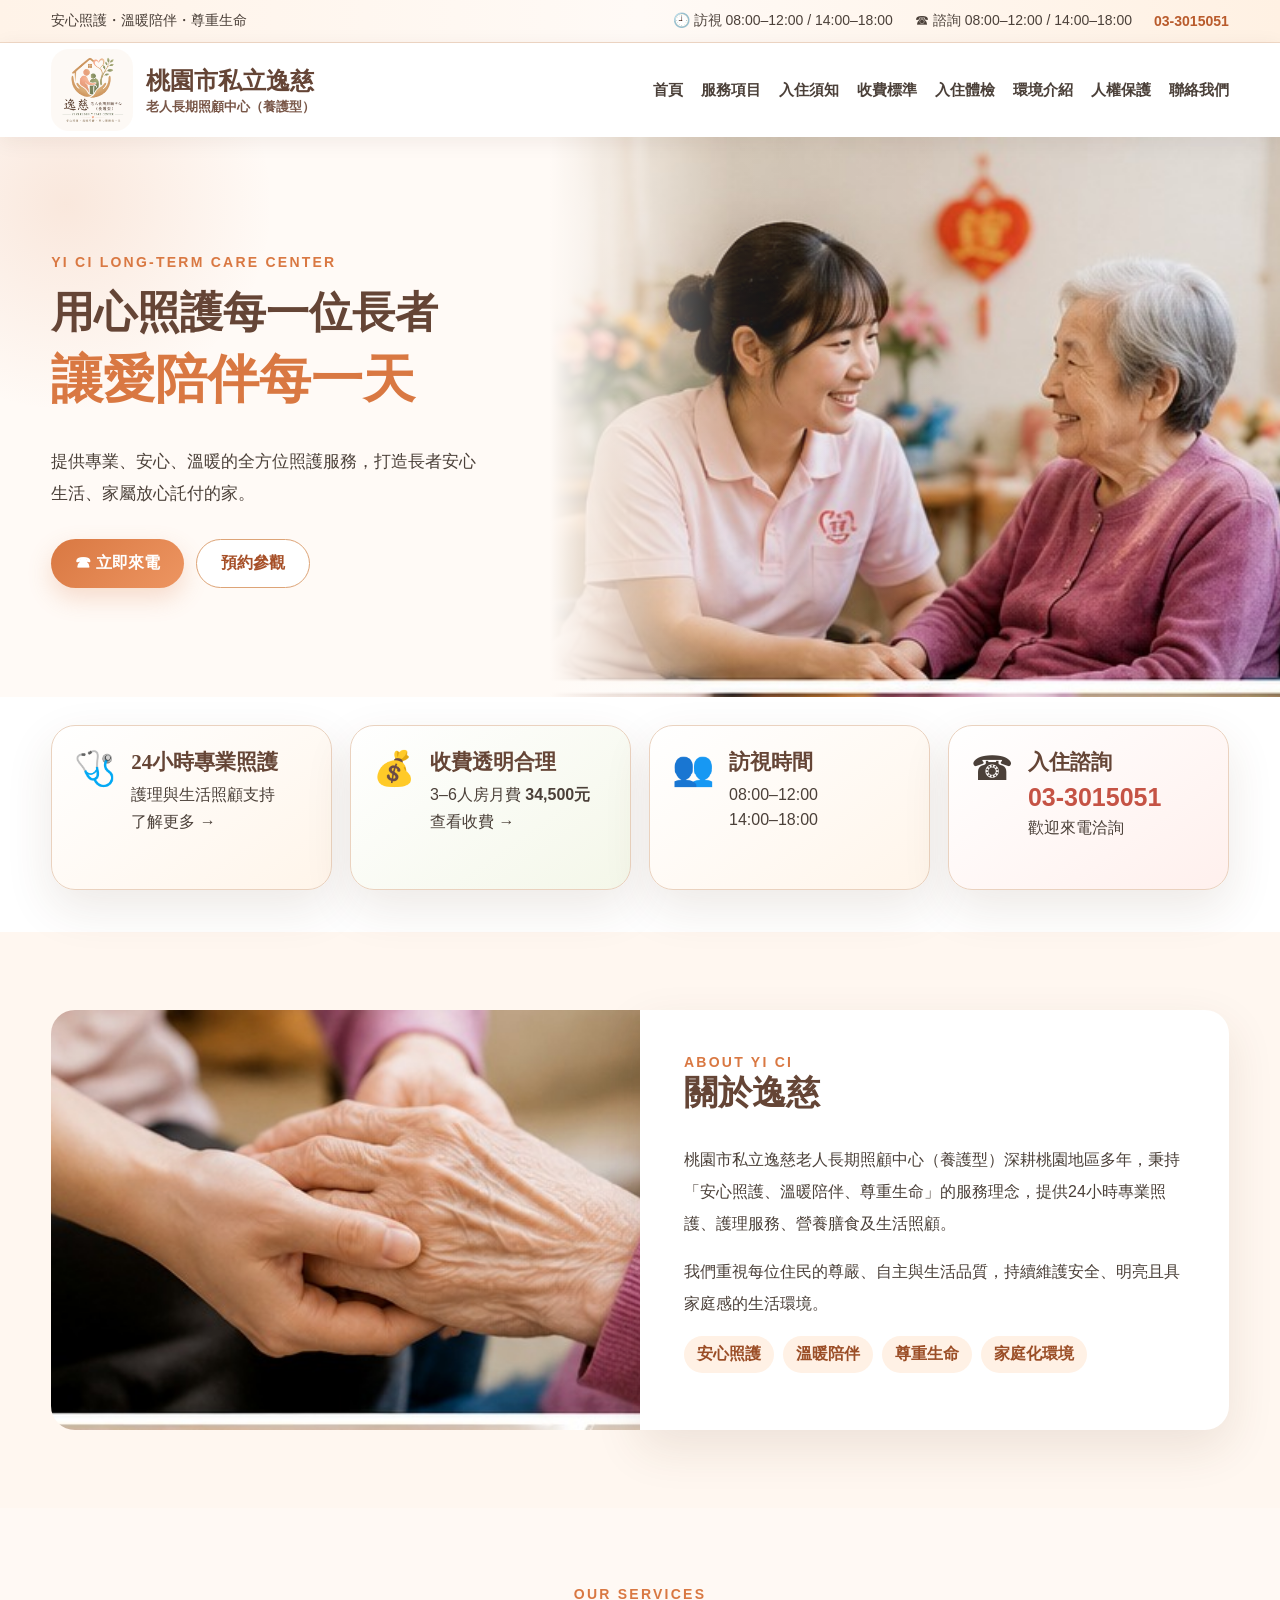
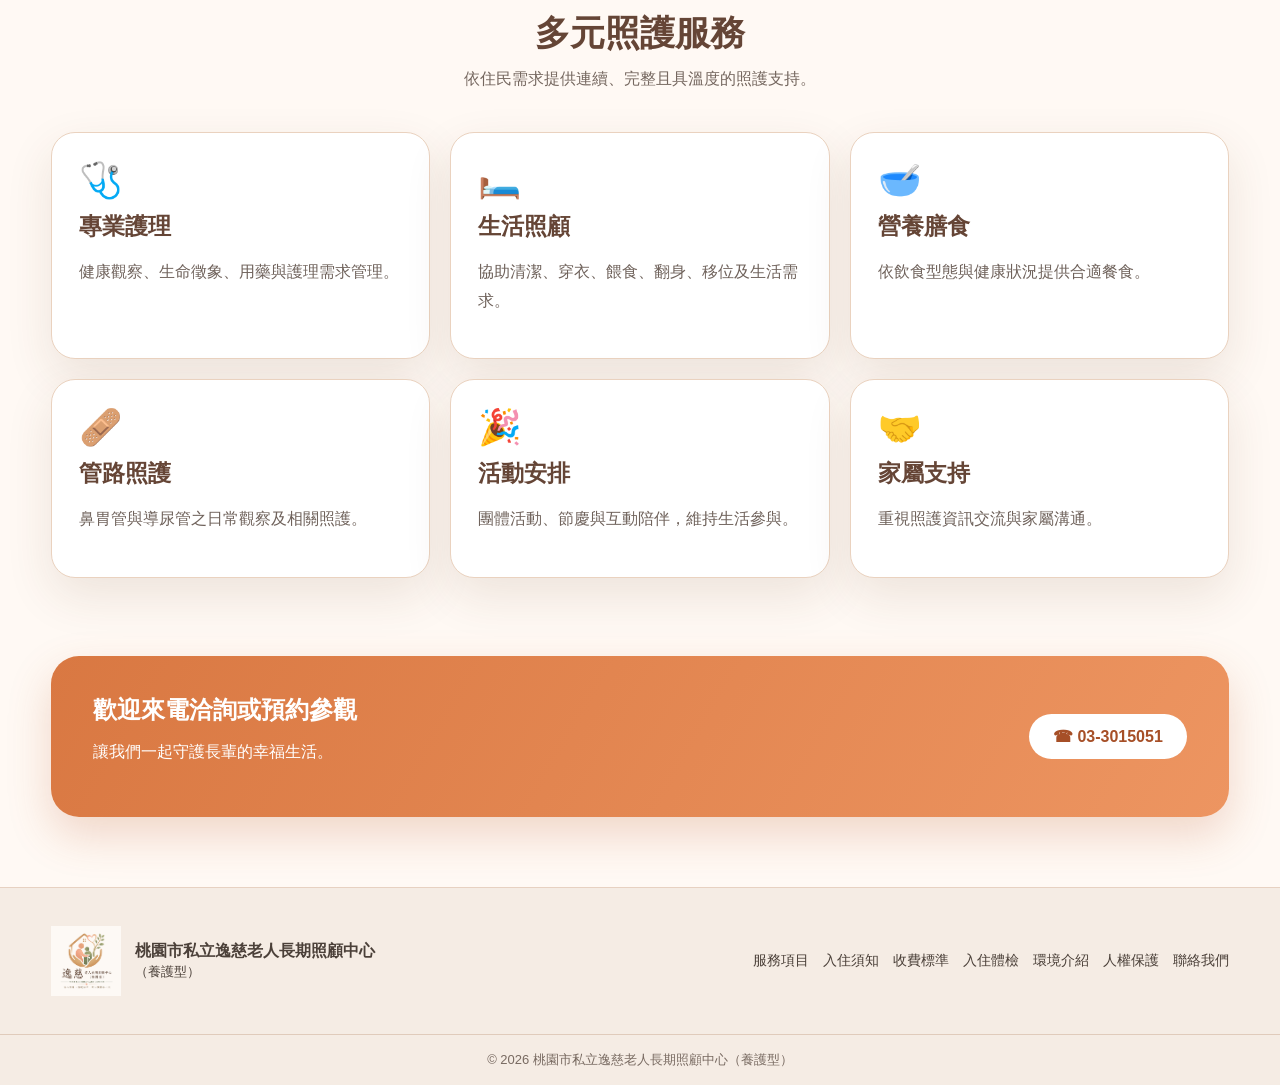
<file: index.html>
<!doctype html><html lang="zh-Hant"><head><meta charset="utf-8"><meta name="viewport" content="width=device-width,initial-scale=1"><meta name="description" content="桃園市私立逸慈老人長期照顧中心（養護型），提供24小時專業照護、護理服務、生活照顧、營養膳食、入住諮詢與參觀預約。"><link rel="icon" href="favicon.png"><title>逸慈老人長期照顧中心｜桃園養護型長照機構</title><link rel="stylesheet" href="assets/css/site.css"><meta name="google-site-verification" content="google0de005f5e0f966f5"><link rel="canonical" href="https://mapleflying1236-rgb.github.io/yici-website/"><meta property="og:locale" content="zh_TW"><meta property="og:type" content="website"><meta property="og:title" content="逸慈老人長期照顧中心｜桃園養護型長照機構"><meta property="og:description" content="桃園市私立逸慈老人長期照顧中心（養護型），提供24小時專業照護、護理服務、生活照顧、營養膳食、入住諮詢與參觀預約。"><meta property="og:url" content="https://mapleflying1236-rgb.github.io/yici-website/"><meta property="og:site_name" content="逸慈老人長期照顧中心"><meta property="og:image" content="https://mapleflying1236-rgb.github.io/yici-website/assets/images/hero-care.jpg"><meta name="twitter:card" content="summary_large_image"><meta name="twitter:title" content="逸慈老人長期照顧中心｜桃園養護型長照機構"><meta name="twitter:description" content="桃園市私立逸慈老人長期照顧中心（養護型），提供24小時專業照護、護理服務、生活照顧、營養膳食、入住諮詢與參觀預約。"><meta name="twitter:image" content="https://mapleflying1236-rgb.github.io/yici-website/assets/images/hero-care.jpg"><script type="application/ld+json">{"@context":"https://schema.org","@type":"NursingHome","name":"桃園市私立逸慈老人長期照顧中心（養護型）","alternateName":"逸慈老人長期照顧中心","url":"https://mapleflying1236-rgb.github.io/yici-website/","logo":"https://mapleflying1236-rgb.github.io/yici-website/assets/images/logo.png","image":"https://mapleflying1236-rgb.github.io/yici-website/assets/images/hero-care.jpg","telephone":"+886-3-301-5051","description":"提供24小時專業照護、護理服務、生活照顧、營養膳食與入住諮詢。","openingHoursSpecification":[{"@type":"OpeningHoursSpecification","dayOfWeek":["Monday","Tuesday","Wednesday","Thursday","Friday","Saturday","Sunday"],"opens":"08:00","closes":"12:00"},{"@type":"OpeningHoursSpecification","dayOfWeek":["Monday","Tuesday","Wednesday","Thursday","Friday","Saturday","Sunday"],"opens":"14:00","closes":"18:00"}]}</script></head><body><div class="topbar"><div class="container topbar-inner"><span>安心照護・溫暖陪伴・尊重生命</span><div class="topbar-items"><div>🕘 訪視 08:00–12:00 / 14:00–18:00</div><div>☎ 諮詢 08:00–12:00 / 14:00–18:00</div><div><strong>03-3015051</strong></div></div></div></div><header><div class="container nav"><a class="brand" href="index.html"><img src="assets/images/logo.png" alt="逸慈老人長期照顧中心 Logo"><div><h1>桃園市私立逸慈</h1><small>老人長期照顧中心（養護型）</small></div></a><button class="menu-toggle" aria-label="開啟選單" aria-expanded="false">☰</button><nav class="menu"><a href="index.html">首頁</a><a href="services.html">服務項目</a><a href="admission.html">入住須知</a><a href="pricing.html">收費標準</a><a href="health-check.html">入住體檢</a><a href="environment.html">環境介紹</a><a href="protection.html">人權保護</a><a href="contact.html">聯絡我們</a></nav></div></header><main><section class="hero"><div class="hero-grid"><div class="hero-copy"><div class="eyebrow">YI CI LONG-TERM CARE CENTER</div><h2>用心照護每一位長者<span>讓愛陪伴每一天</span></h2><p>提供專業、安心、溫暖的全方位照護服務，打造長者安心生活、家屬放心託付的家。</p><div class="actions"><a class="btn" href="tel:033015051">☎ 立即來電</a><a class="btn secondary" href="contact.html">預約參觀</a></div></div><div class="hero-photo" role="img" aria-label="照護人員陪伴長者"></div></div></section><section class="quick"><div class="container quick-grid"><article class="quick-card card"><div class="qicon">🩺</div><div><h3>24小時專業照護</h3><p>護理與生活照顧支持</p><a href="services.html">了解更多 →</a></div></article><article class="quick-card card"><div class="qicon">💰</div><div><h3>收費透明合理</h3><p>3–6人房月費 <b>34,500元</b></p><a href="pricing.html">查看收費 →</a></div></article><article class="quick-card card"><div class="qicon">👥</div><div><h3>訪視時間</h3><p>08:00–12:00<br>14:00–18:00</p></div></article><article class="quick-card card"><div class="qicon">☎</div><div><h3>入住諮詢</h3><div class="big">03-3015051</div><p>歡迎來電洽詢</p></div></article></div></section><section class="section alt"><div class="container about-grid"><div class="about-img"></div><div class="about-copy"><div class="eyebrow">ABOUT YI CI</div><h2>關於逸慈</h2><p>桃園市私立逸慈老人長期照顧中心（養護型）深耕桃園地區多年，秉持「安心照護、溫暖陪伴、尊重生命」的服務理念，提供24小時專業照護、護理服務、營養膳食及生活照顧。</p><p>我們重視每位住民的尊嚴、自主與生活品質，持續維護安全、明亮且具家庭感的生活環境。</p><div class="badges"><span class="badge">安心照護</span><span class="badge">溫暖陪伴</span><span class="badge">尊重生命</span><span class="badge">家庭化環境</span></div></div></div></section><section class="section"><div class="container"><div class="title"><div class="eyebrow">OUR SERVICES</div><h2>多元照護服務</h2><p>依住民需求提供連續、完整且具溫度的照護支持。</p></div><div class="services"><article class="service card"><div class="icon">🩺</div><h3>專業護理</h3><p>健康觀察、生命徵象、用藥與護理需求管理。</p></article><article class="service card"><div class="icon">🛏️</div><h3>生活照顧</h3><p>協助清潔、穿衣、餵食、翻身、移位及生活需求。</p></article><article class="service card"><div class="icon">🥣</div><h3>營養膳食</h3><p>依飲食型態與健康狀況提供合適餐食。</p></article><article class="service card"><div class="icon">🩹</div><h3>管路照護</h3><p>鼻胃管與導尿管之日常觀察及相關照護。</p></article><article class="service card"><div class="icon">🎉</div><h3>活動安排</h3><p>團體活動、節慶與互動陪伴，維持生活參與。</p></article><article class="service card"><div class="icon">🤝</div><h3>家屬支持</h3><p>重視照護資訊交流與家屬溝通。</p></article></div></div></section><section class="container"><div class="cta"><div><h2>歡迎來電洽詢或預約參觀</h2><p>讓我們一起守護長輩的幸福生活。</p></div><a class="btn" href="tel:033015051">☎ 03-3015051</a></div></section></main><footer><div class="container footer-main"><div class="footer-brand"><img src="assets/images/logo.png" alt="逸慈 Logo"><div><strong>桃園市私立逸慈老人長期照顧中心</strong><br><small>（養護型）</small></div></div><div class="footer-links"><a href="services.html">服務項目</a><a href="admission.html">入住須知</a><a href="pricing.html">收費標準</a><a href="health-check.html">入住體檢</a><a href="environment.html">環境介紹</a><a href="protection.html">人權保護</a><a href="contact.html">聯絡我們</a></div></div><div class="copyright">© 2026 桃園市私立逸慈老人長期照顧中心（養護型）</div></footer><a class="float-call" href="tel:033015051">☎ 立即來電</a><script src="assets/js/site.js"></script></body></html>
</file>
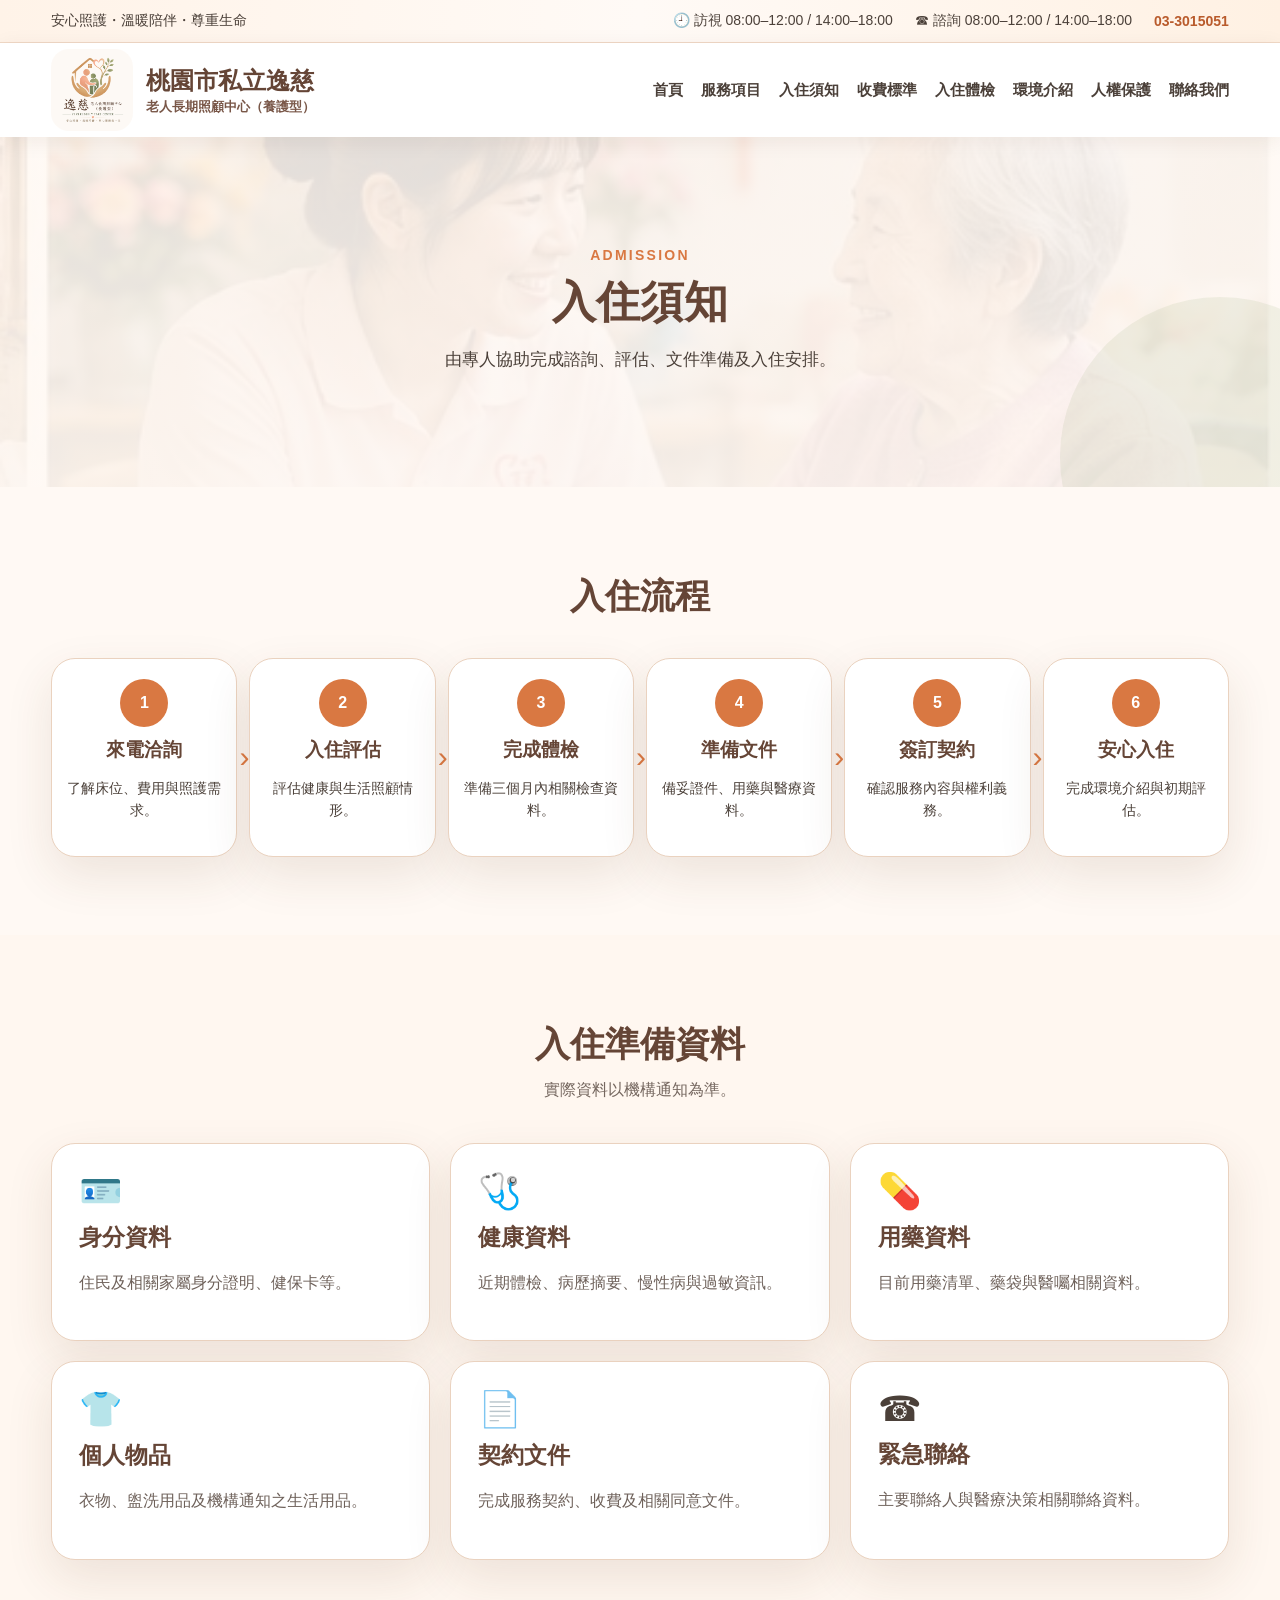
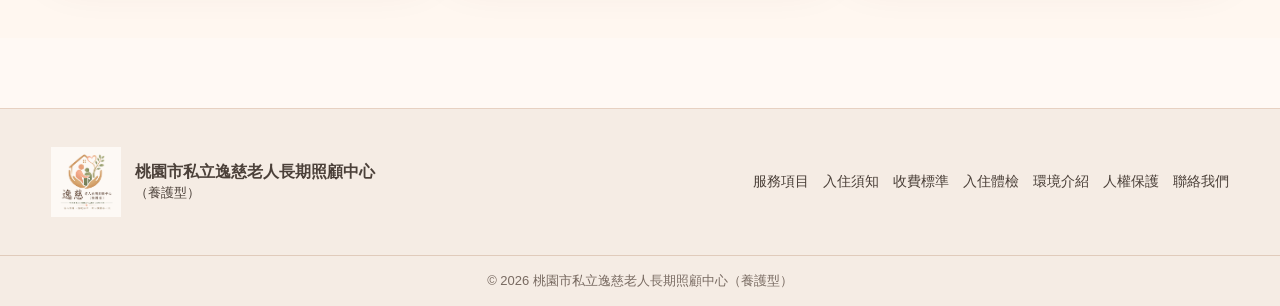
<file: admission.html>
<!doctype html><html lang="zh-Hant"><head><meta charset="utf-8"><meta name="viewport" content="width=device-width,initial-scale=1"><meta name="description" content="逸慈老人長期照顧中心入住流程、入住準備資料、參觀預約與常見問題。"><link rel="icon" href="favicon.png"><title>入住須知與流程｜逸慈老人長期照顧中心</title><link rel="stylesheet" href="assets/css/site.css"><meta name="google-site-verification" content="google0de005f5e0f966f5"><link rel="canonical" href="https://mapleflying1236-rgb.github.io/yici-website/admission.html"><meta property="og:locale" content="zh_TW"><meta property="og:type" content="website"><meta property="og:title" content="入住須知與流程｜逸慈老人長期照顧中心"><meta property="og:description" content="逸慈老人長期照顧中心入住流程、入住準備資料、參觀預約與常見問題。"><meta property="og:url" content="https://mapleflying1236-rgb.github.io/yici-website/admission.html"><meta property="og:site_name" content="逸慈老人長期照顧中心"><meta property="og:image" content="https://mapleflying1236-rgb.github.io/yici-website/assets/images/hero-care.jpg"><meta name="twitter:card" content="summary_large_image"><meta name="twitter:title" content="入住須知與流程｜逸慈老人長期照顧中心"><meta name="twitter:description" content="逸慈老人長期照顧中心入住流程、入住準備資料、參觀預約與常見問題。"><meta name="twitter:image" content="https://mapleflying1236-rgb.github.io/yici-website/assets/images/hero-care.jpg"><script type="application/ld+json">{"@context":"https://schema.org","@type":"NursingHome","name":"桃園市私立逸慈老人長期照顧中心（養護型）","alternateName":"逸慈老人長期照顧中心","url":"https://mapleflying1236-rgb.github.io/yici-website/","logo":"https://mapleflying1236-rgb.github.io/yici-website/assets/images/logo.png","image":"https://mapleflying1236-rgb.github.io/yici-website/assets/images/hero-care.jpg","telephone":"+886-3-301-5051","description":"提供24小時專業照護、護理服務、生活照顧、營養膳食與入住諮詢。","openingHoursSpecification":[{"@type":"OpeningHoursSpecification","dayOfWeek":["Monday","Tuesday","Wednesday","Thursday","Friday","Saturday","Sunday"],"opens":"08:00","closes":"12:00"},{"@type":"OpeningHoursSpecification","dayOfWeek":["Monday","Tuesday","Wednesday","Thursday","Friday","Saturday","Sunday"],"opens":"14:00","closes":"18:00"}]}</script></head><body><div class="topbar"><div class="container topbar-inner"><span>安心照護・溫暖陪伴・尊重生命</span><div class="topbar-items"><div>🕘 訪視 08:00–12:00 / 14:00–18:00</div><div>☎ 諮詢 08:00–12:00 / 14:00–18:00</div><div><strong>03-3015051</strong></div></div></div></div><header><div class="container nav"><a class="brand" href="index.html"><img src="assets/images/logo.png" alt="逸慈老人長期照顧中心 Logo"><div><h1>桃園市私立逸慈</h1><small>老人長期照顧中心（養護型）</small></div></a><button class="menu-toggle" aria-label="開啟選單" aria-expanded="false">☰</button><nav class="menu"><a href="index.html">首頁</a><a href="services.html">服務項目</a><a href="admission.html">入住須知</a><a href="pricing.html">收費標準</a><a href="health-check.html">入住體檢</a><a href="environment.html">環境介紹</a><a href="protection.html">人權保護</a><a href="contact.html">聯絡我們</a></nav></div></header><main><section class="page-hero"><div class="inner container"><div class="eyebrow">ADMISSION</div><h2>入住須知</h2><p>由專人協助完成諮詢、評估、文件準備及入住安排。</p></div></section><section class="section"><div class="container"><div class="title"><h2>入住流程</h2></div><div class="flow"><article class="step card"><span>1</span><h3>來電洽詢</h3><p>了解床位、費用與照護需求。</p></article><article class="step card"><span>2</span><h3>入住評估</h3><p>評估健康與生活照顧情形。</p></article><article class="step card"><span>3</span><h3>完成體檢</h3><p>準備三個月內相關檢查資料。</p></article><article class="step card"><span>4</span><h3>準備文件</h3><p>備妥證件、用藥與醫療資料。</p></article><article class="step card"><span>5</span><h3>簽訂契約</h3><p>確認服務內容與權利義務。</p></article><article class="step card"><span>6</span><h3>安心入住</h3><p>完成環境介紹與初期評估。</p></article></div></div></section><section class="section alt"><div class="container"><div class="title"><h2>入住準備資料</h2><p>實際資料以機構通知為準。</p></div><div class="services"><article class="service card"><div class="icon">🪪</div><h3>身分資料</h3><p>住民及相關家屬身分證明、健保卡等。</p></article><article class="service card"><div class="icon">🩺</div><h3>健康資料</h3><p>近期體檢、病歷摘要、慢性病與過敏資訊。</p></article><article class="service card"><div class="icon">💊</div><h3>用藥資料</h3><p>目前用藥清單、藥袋與醫囑相關資料。</p></article><article class="service card"><div class="icon">👕</div><h3>個人物品</h3><p>衣物、盥洗用品及機構通知之生活用品。</p></article><article class="service card"><div class="icon">📄</div><h3>契約文件</h3><p>完成服務契約、收費及相關同意文件。</p></article><article class="service card"><div class="icon">☎</div><h3>緊急聯絡</h3><p>主要聯絡人與醫療決策相關聯絡資料。</p></article></div></div></section></main><footer><div class="container footer-main"><div class="footer-brand"><img src="assets/images/logo.png" alt="逸慈 Logo"><div><strong>桃園市私立逸慈老人長期照顧中心</strong><br><small>（養護型）</small></div></div><div class="footer-links"><a href="services.html">服務項目</a><a href="admission.html">入住須知</a><a href="pricing.html">收費標準</a><a href="health-check.html">入住體檢</a><a href="environment.html">環境介紹</a><a href="protection.html">人權保護</a><a href="contact.html">聯絡我們</a></div></div><div class="copyright">© 2026 桃園市私立逸慈老人長期照顧中心（養護型）</div></footer><a class="float-call" href="tel:033015051">☎ 立即來電</a><script src="assets/js/site.js"></script></body></html>
</file>
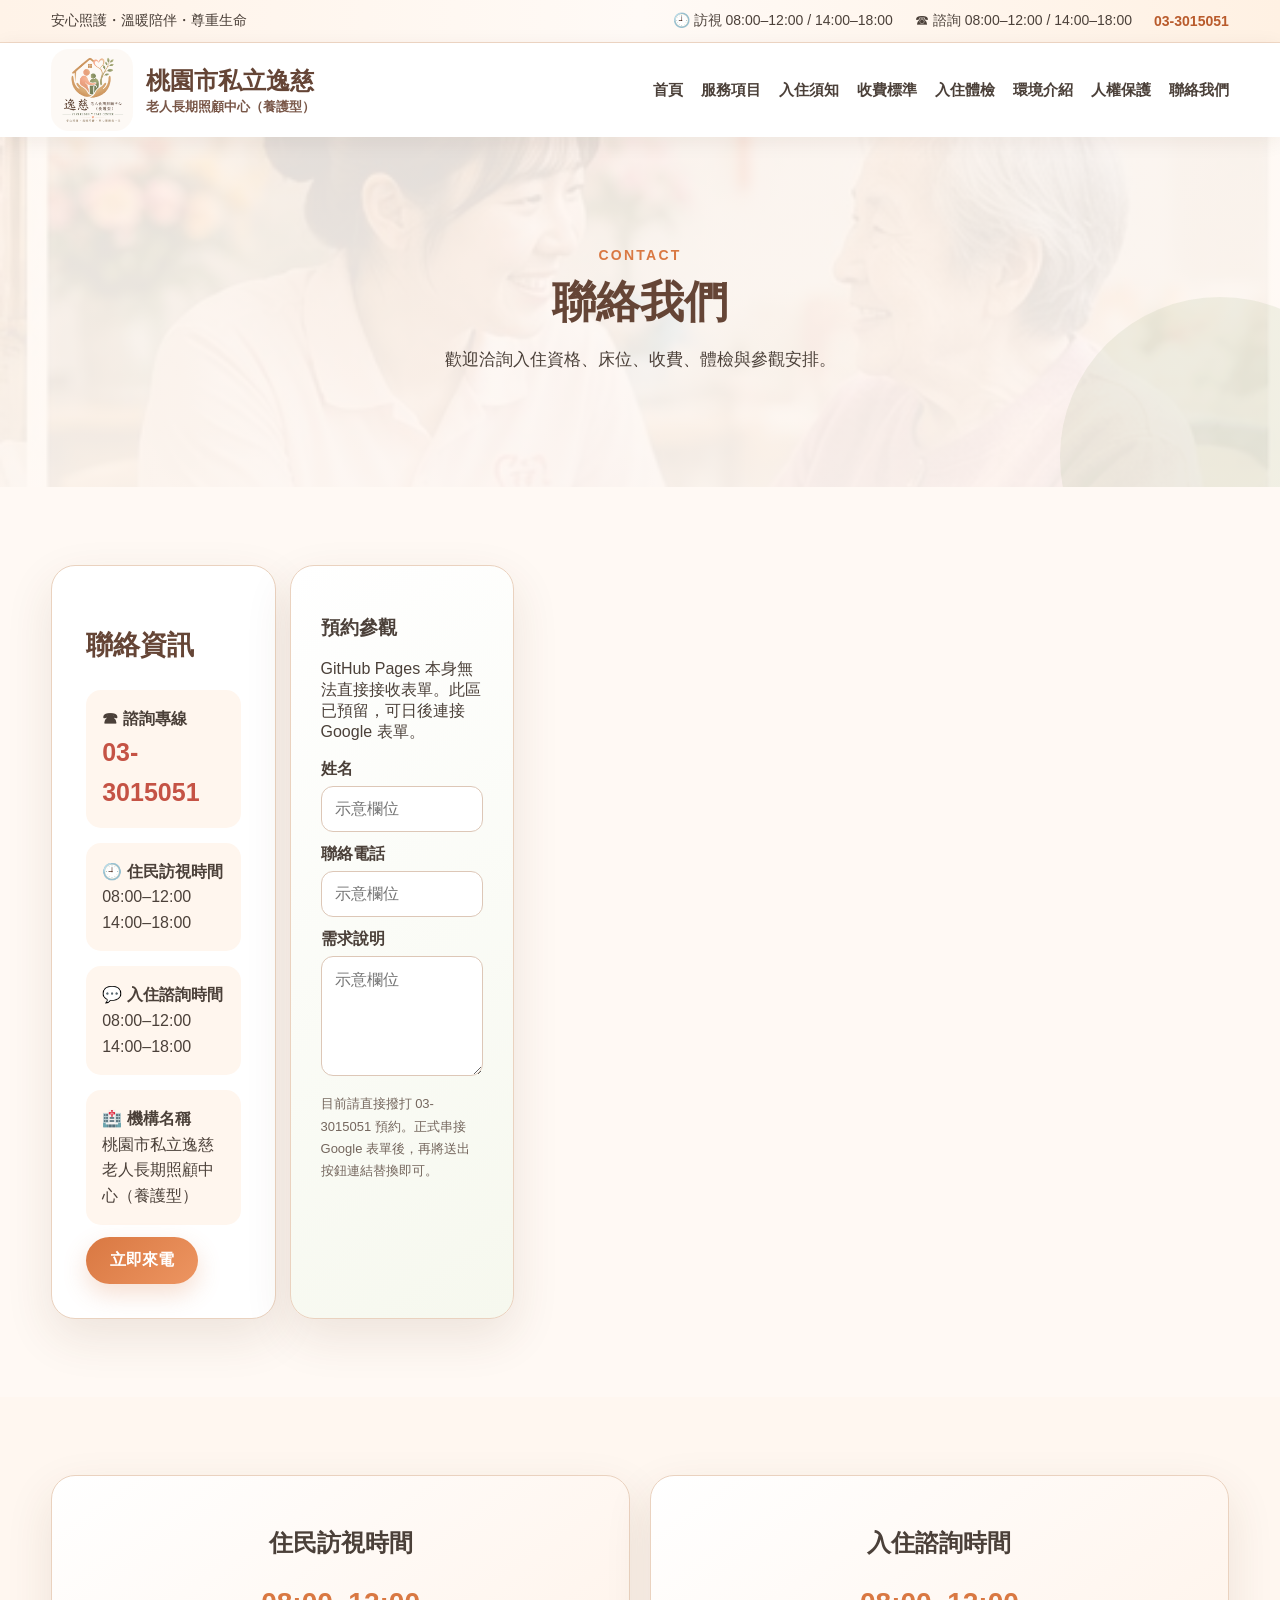
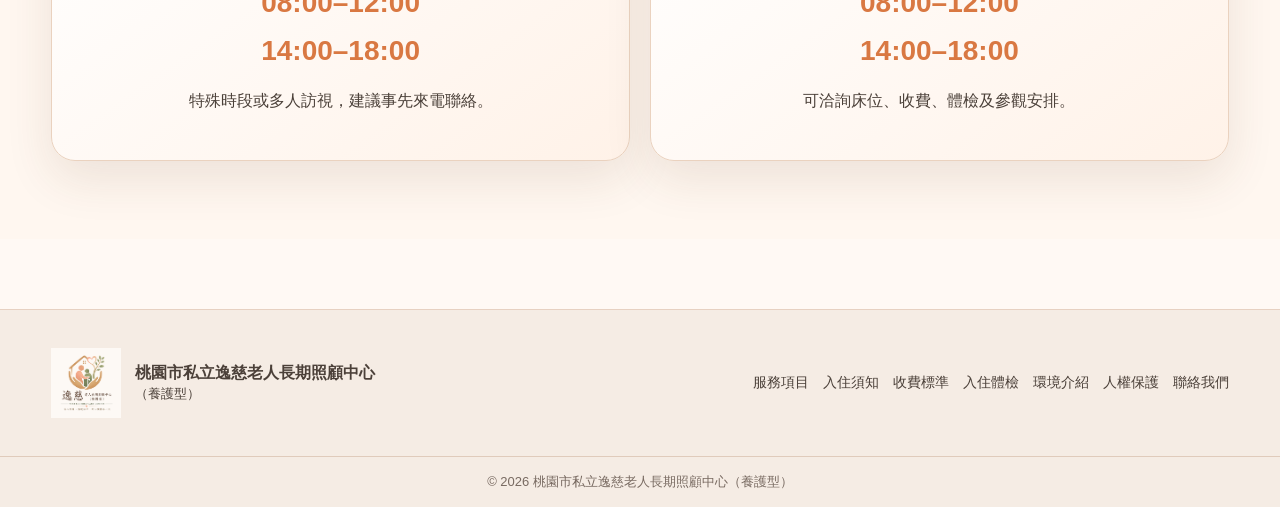
<file: contact.html>
<!doctype html><html lang="zh-Hant"><head><meta charset="utf-8"><meta name="viewport" content="width=device-width,initial-scale=1"><meta name="description" content="逸慈老人長期照顧中心聯絡電話03-3015051、訪視時間與入住諮詢時間。"><link rel="icon" href="favicon.png"><title>聯絡我們｜逸慈老人長期照顧中心</title><link rel="stylesheet" href="assets/css/site.css"><meta name="google-site-verification" content="google0de005f5e0f966f5"><link rel="canonical" href="https://mapleflying1236-rgb.github.io/yici-website/contact.html"><meta property="og:locale" content="zh_TW"><meta property="og:type" content="website"><meta property="og:title" content="聯絡我們｜逸慈老人長期照顧中心"><meta property="og:description" content="逸慈老人長期照顧中心聯絡電話03-3015051、訪視時間與入住諮詢時間。"><meta property="og:url" content="https://mapleflying1236-rgb.github.io/yici-website/contact.html"><meta property="og:site_name" content="逸慈老人長期照顧中心"><meta property="og:image" content="https://mapleflying1236-rgb.github.io/yici-website/assets/images/hero-care.jpg"><meta name="twitter:card" content="summary_large_image"><meta name="twitter:title" content="聯絡我們｜逸慈老人長期照顧中心"><meta name="twitter:description" content="逸慈老人長期照顧中心聯絡電話03-3015051、訪視時間與入住諮詢時間。"><meta name="twitter:image" content="https://mapleflying1236-rgb.github.io/yici-website/assets/images/hero-care.jpg"><script type="application/ld+json">{"@context":"https://schema.org","@type":"NursingHome","name":"桃園市私立逸慈老人長期照顧中心（養護型）","alternateName":"逸慈老人長期照顧中心","url":"https://mapleflying1236-rgb.github.io/yici-website/","logo":"https://mapleflying1236-rgb.github.io/yici-website/assets/images/logo.png","image":"https://mapleflying1236-rgb.github.io/yici-website/assets/images/hero-care.jpg","telephone":"+886-3-301-5051","description":"提供24小時專業照護、護理服務、生活照顧、營養膳食與入住諮詢。","openingHoursSpecification":[{"@type":"OpeningHoursSpecification","dayOfWeek":["Monday","Tuesday","Wednesday","Thursday","Friday","Saturday","Sunday"],"opens":"08:00","closes":"12:00"},{"@type":"OpeningHoursSpecification","dayOfWeek":["Monday","Tuesday","Wednesday","Thursday","Friday","Saturday","Sunday"],"opens":"14:00","closes":"18:00"}]}</script></head><body><div class="topbar"><div class="container topbar-inner"><span>安心照護・溫暖陪伴・尊重生命</span><div class="topbar-items"><div>🕘 訪視 08:00–12:00 / 14:00–18:00</div><div>☎ 諮詢 08:00–12:00 / 14:00–18:00</div><div><strong>03-3015051</strong></div></div></div></div><header><div class="container nav"><a class="brand" href="index.html"><img src="assets/images/logo.png" alt="逸慈老人長期照顧中心 Logo"><div><h1>桃園市私立逸慈</h1><small>老人長期照顧中心（養護型）</small></div></a><button class="menu-toggle" aria-label="開啟選單" aria-expanded="false">☰</button><nav class="menu"><a href="index.html">首頁</a><a href="services.html">服務項目</a><a href="admission.html">入住須知</a><a href="pricing.html">收費標準</a><a href="health-check.html">入住體檢</a><a href="environment.html">環境介紹</a><a href="protection.html">人權保護</a><a href="contact.html">聯絡我們</a></nav></div></header><main><section class="page-hero"><div class="inner container"><div class="eyebrow">CONTACT</div><h2>聯絡我們</h2><p>歡迎洽詢入住資格、床位、收費、體檢與參觀安排。</p></div></section><section class="section"><div class="container contact-grid"><div class="contact-card card"><h3>聯絡資訊</h3><div class="contact-list"><div class="contact-item"><strong>☎ 諮詢專線</strong><br><span class="big">03-3015051</span></div><div class="contact-item"><strong>🕘 住民訪視時間</strong><br>08:00–12:00<br>14:00–18:00</div><div class="contact-item"><strong>💬 入住諮詢時間</strong><br>08:00–12:00<br>14:00–18:00</div><div class="contact-item"><strong>🏥 機構名稱</strong><br>桃園市私立逸慈老人長期照顧中心（養護型）</div></div><div class="actions"><a class="btn" href="tel:033015051">立即來電</a></div></div><div class="form-placeholder card"><h3>預約參觀</h3><p>GitHub Pages 本身無法直接接收表單。此區已預留，可日後連接 Google 表單。</p><label>姓名</label><input type="text" placeholder="示意欄位" disabled><label>聯絡電話</label><input type="text" placeholder="示意欄位" disabled><label>需求說明</label><textarea placeholder="示意欄位" disabled></textarea><p class="form-note">目前請直接撥打 03-3015051 預約。正式串接 Google 表單後，再將送出按鈕連結替換即可。</p></div></div></section><section class="section alt"><div class="container hours"><article class="hours-card card"><h2>住民訪視時間</h2><div class="time">08:00–12:00<br>14:00–18:00</div><p>特殊時段或多人訪視，建議事先來電聯絡。</p></article><article class="hours-card card"><h2>入住諮詢時間</h2><div class="time">08:00–12:00<br>14:00–18:00</div><p>可洽詢床位、收費、體檢及參觀安排。</p></article></div></section></main><footer><div class="container footer-main"><div class="footer-brand"><img src="assets/images/logo.png" alt="逸慈 Logo"><div><strong>桃園市私立逸慈老人長期照顧中心</strong><br><small>（養護型）</small></div></div><div class="footer-links"><a href="services.html">服務項目</a><a href="admission.html">入住須知</a><a href="pricing.html">收費標準</a><a href="health-check.html">入住體檢</a><a href="environment.html">環境介紹</a><a href="protection.html">人權保護</a><a href="contact.html">聯絡我們</a></div></div><div class="copyright">© 2026 桃園市私立逸慈老人長期照顧中心（養護型）</div></footer><a class="float-call" href="tel:033015051">☎ 立即來電</a><script src="assets/js/site.js"></script></body></html>
</file>
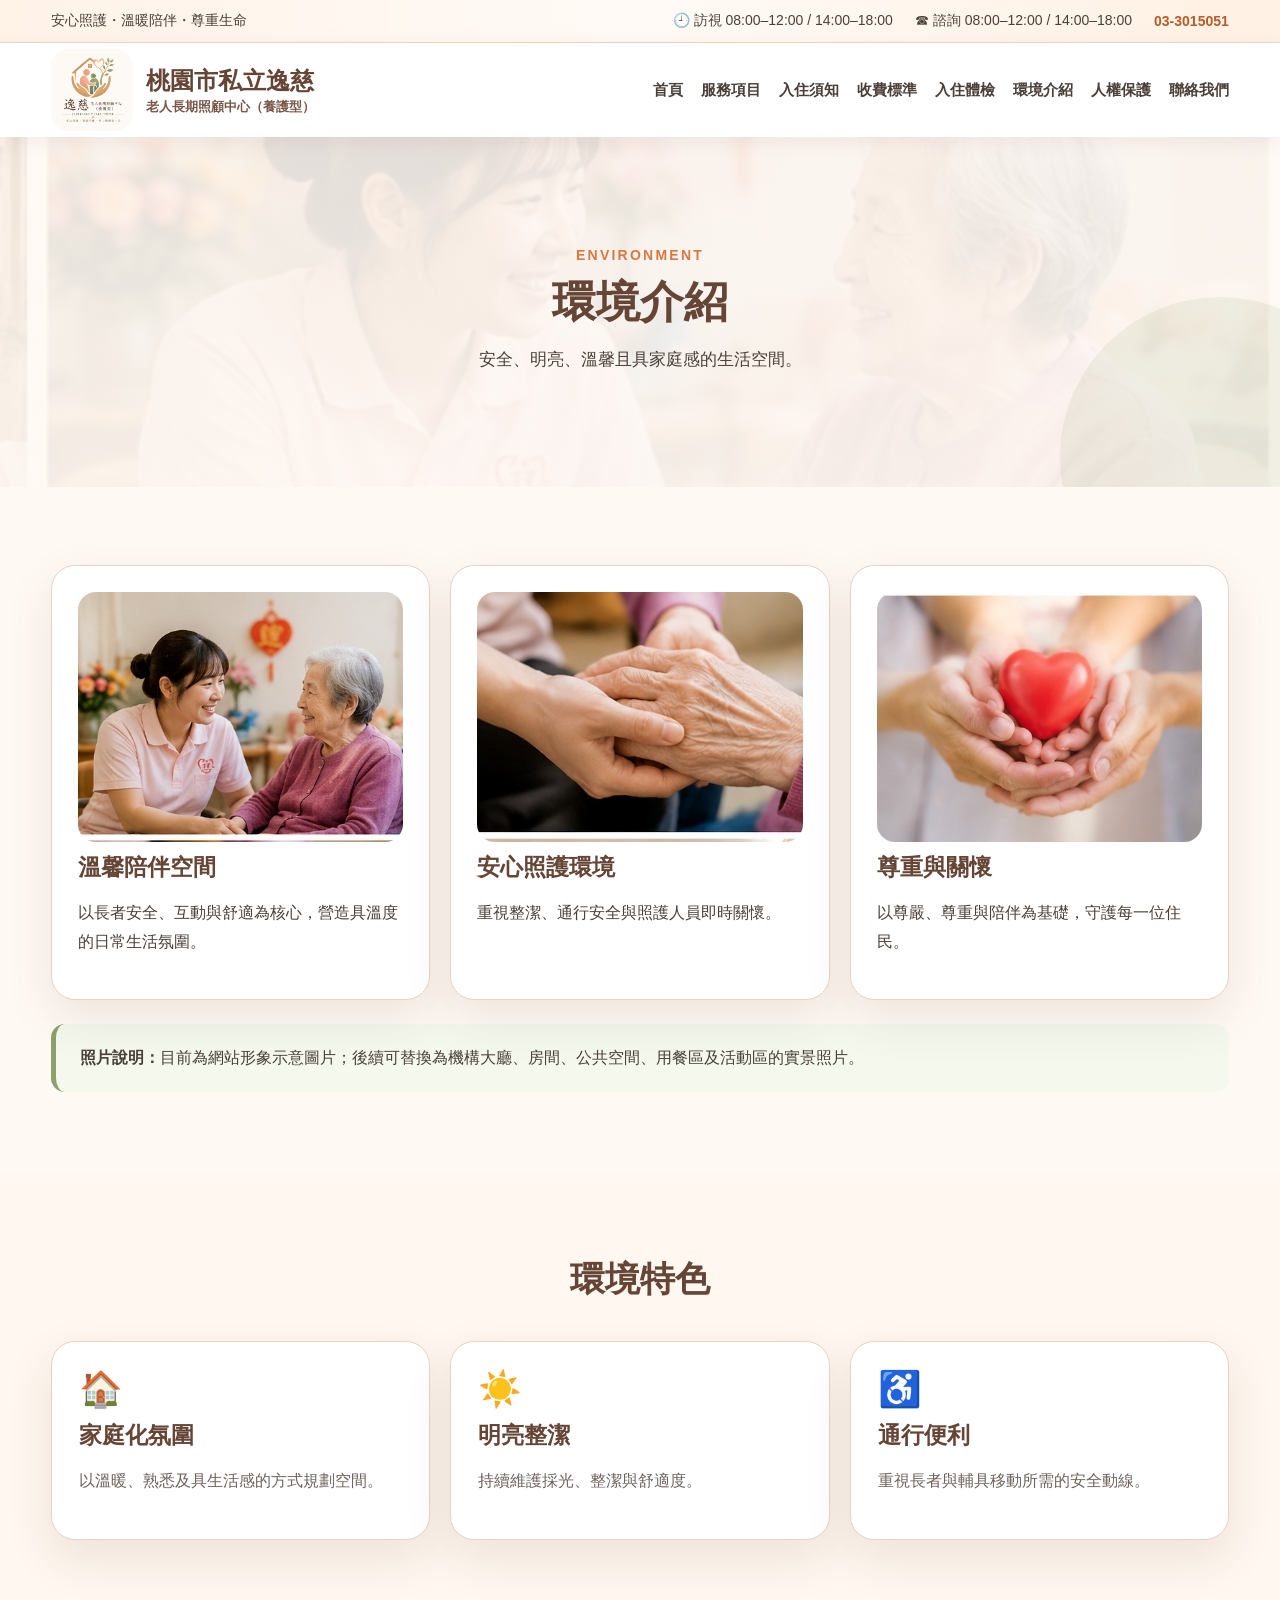
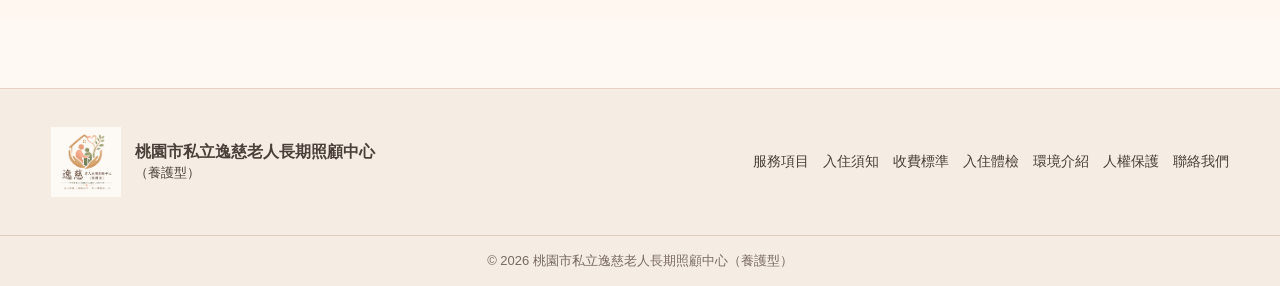
<file: environment.html>
<!doctype html><html lang="zh-Hant"><head><meta charset="utf-8"><meta name="viewport" content="width=device-width,initial-scale=1"><meta name="description" content="了解逸慈老人長期照顧中心溫馨、安全、明亮及家庭化的長者生活環境。"><link rel="icon" href="favicon.png"><title>環境介紹｜逸慈老人長期照顧中心</title><link rel="stylesheet" href="assets/css/site.css"><meta name="google-site-verification" content="google0de005f5e0f966f5"><link rel="canonical" href="https://mapleflying1236-rgb.github.io/yici-website/environment.html"><meta property="og:locale" content="zh_TW"><meta property="og:type" content="website"><meta property="og:title" content="環境介紹｜逸慈老人長期照顧中心"><meta property="og:description" content="了解逸慈老人長期照顧中心溫馨、安全、明亮及家庭化的長者生活環境。"><meta property="og:url" content="https://mapleflying1236-rgb.github.io/yici-website/environment.html"><meta property="og:site_name" content="逸慈老人長期照顧中心"><meta property="og:image" content="https://mapleflying1236-rgb.github.io/yici-website/assets/images/hero-care.jpg"><meta name="twitter:card" content="summary_large_image"><meta name="twitter:title" content="環境介紹｜逸慈老人長期照顧中心"><meta name="twitter:description" content="了解逸慈老人長期照顧中心溫馨、安全、明亮及家庭化的長者生活環境。"><meta name="twitter:image" content="https://mapleflying1236-rgb.github.io/yici-website/assets/images/hero-care.jpg"><script type="application/ld+json">{"@context":"https://schema.org","@type":"NursingHome","name":"桃園市私立逸慈老人長期照顧中心（養護型）","alternateName":"逸慈老人長期照顧中心","url":"https://mapleflying1236-rgb.github.io/yici-website/","logo":"https://mapleflying1236-rgb.github.io/yici-website/assets/images/logo.png","image":"https://mapleflying1236-rgb.github.io/yici-website/assets/images/hero-care.jpg","telephone":"+886-3-301-5051","description":"提供24小時專業照護、護理服務、生活照顧、營養膳食與入住諮詢。","openingHoursSpecification":[{"@type":"OpeningHoursSpecification","dayOfWeek":["Monday","Tuesday","Wednesday","Thursday","Friday","Saturday","Sunday"],"opens":"08:00","closes":"12:00"},{"@type":"OpeningHoursSpecification","dayOfWeek":["Monday","Tuesday","Wednesday","Thursday","Friday","Saturday","Sunday"],"opens":"14:00","closes":"18:00"}]}</script></head><body><div class="topbar"><div class="container topbar-inner"><span>安心照護・溫暖陪伴・尊重生命</span><div class="topbar-items"><div>🕘 訪視 08:00–12:00 / 14:00–18:00</div><div>☎ 諮詢 08:00–12:00 / 14:00–18:00</div><div><strong>03-3015051</strong></div></div></div></div><header><div class="container nav"><a class="brand" href="index.html"><img src="assets/images/logo.png" alt="逸慈老人長期照顧中心 Logo"><div><h1>桃園市私立逸慈</h1><small>老人長期照顧中心（養護型）</small></div></a><button class="menu-toggle" aria-label="開啟選單" aria-expanded="false">☰</button><nav class="menu"><a href="index.html">首頁</a><a href="services.html">服務項目</a><a href="admission.html">入住須知</a><a href="pricing.html">收費標準</a><a href="health-check.html">入住體檢</a><a href="environment.html">環境介紹</a><a href="protection.html">人權保護</a><a href="contact.html">聯絡我們</a></nav></div></header><main><section class="page-hero"><div class="inner container"><div class="eyebrow">ENVIRONMENT</div><h2>環境介紹</h2><p>安全、明亮、溫馨且具家庭感的生活空間。</p></div></section><section class="section"><div class="container"><div class="env-grid"><article class="env-card card"><div class="env-photo" style="background-image:url('assets/images/hero-care.jpg')"></div><h3>溫馨陪伴空間</h3><p>以長者安全、互動與舒適為核心，營造具溫度的日常生活氛圍。</p></article><article class="env-card card"><div class="env-photo" style="background-image:url('assets/images/hands-care.jpg')"></div><h3>安心照護環境</h3><p>重視整潔、通行安全與照護人員即時關懷。</p></article><article class="env-card card"><div class="env-photo" style="background-image:url('assets/images/heart-care.jpg')"></div><h3>尊重與關懷</h3><p>以尊嚴、尊重與陪伴為基礎，守護每一位住民。</p></article></div><div class="notice"><strong>照片說明：</strong>目前為網站形象示意圖片；後續可替換為機構大廳、房間、公共空間、用餐區及活動區的實景照片。</div></div></section><section class="section alt"><div class="container"><div class="title"><h2>環境特色</h2></div><div class="services"><article class="service card"><div class="icon">🏠</div><h3>家庭化氛圍</h3><p>以溫暖、熟悉及具生活感的方式規劃空間。</p></article><article class="service card"><div class="icon">☀️</div><h3>明亮整潔</h3><p>持續維護採光、整潔與舒適度。</p></article><article class="service card"><div class="icon">♿</div><h3>通行便利</h3><p>重視長者與輔具移動所需的安全動線。</p></article></div></div></section></main><footer><div class="container footer-main"><div class="footer-brand"><img src="assets/images/logo.png" alt="逸慈 Logo"><div><strong>桃園市私立逸慈老人長期照顧中心</strong><br><small>（養護型）</small></div></div><div class="footer-links"><a href="services.html">服務項目</a><a href="admission.html">入住須知</a><a href="pricing.html">收費標準</a><a href="health-check.html">入住體檢</a><a href="environment.html">環境介紹</a><a href="protection.html">人權保護</a><a href="contact.html">聯絡我們</a></div></div><div class="copyright">© 2026 桃園市私立逸慈老人長期照顧中心（養護型）</div></footer><a class="float-call" href="tel:033015051">☎ 立即來電</a><script src="assets/js/site.js"></script></body></html>
</file>
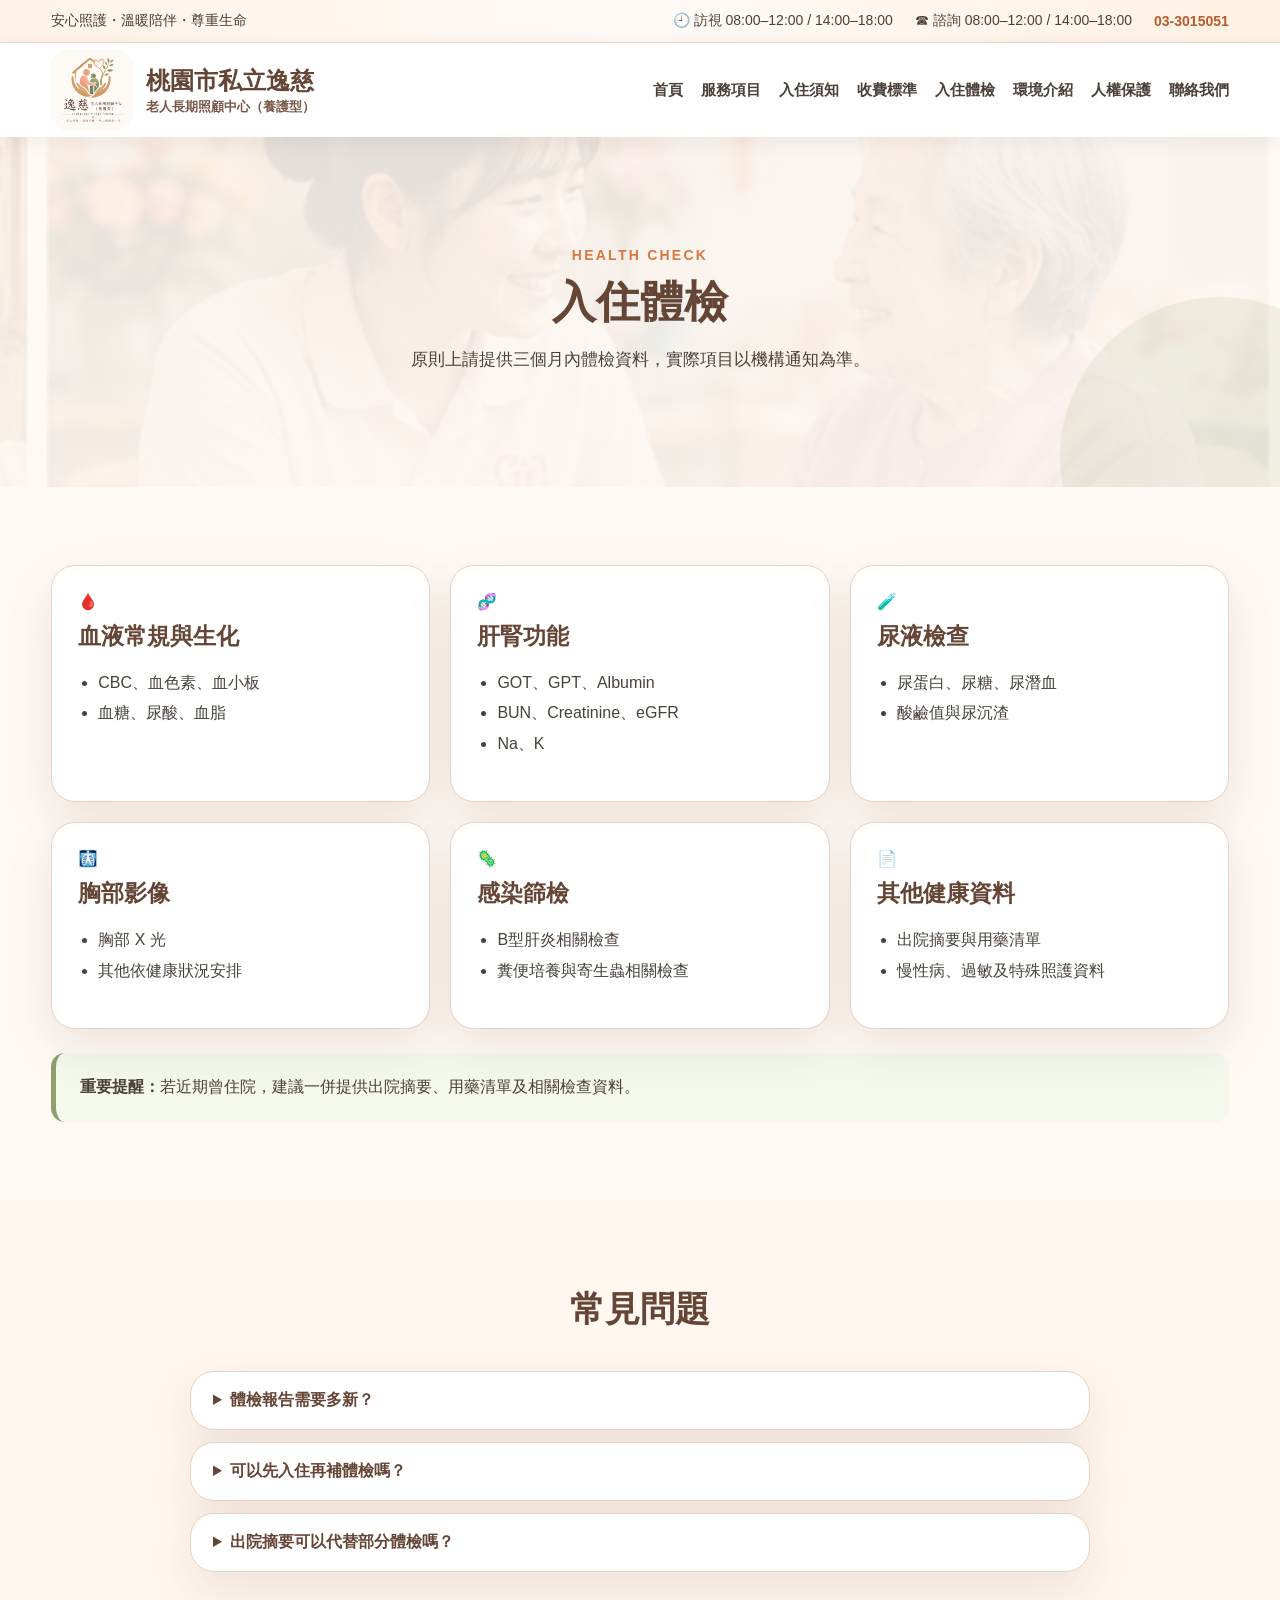
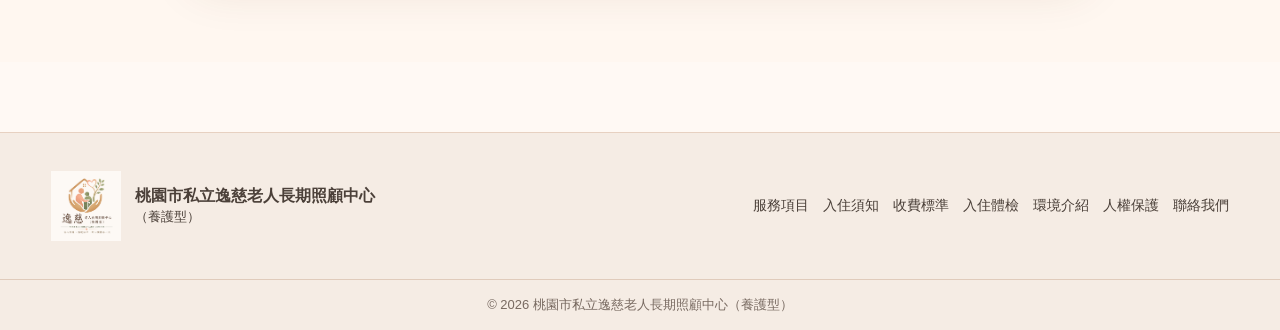
<file: health-check.html>
<!doctype html><html lang="zh-Hant"><head><meta charset="utf-8"><meta name="viewport" content="width=device-width,initial-scale=1"><meta name="description" content="入住前體檢項目，包括血液、尿液、肝腎功能、胸部X光及感染篩檢等資料準備。"><link rel="icon" href="favicon.png"><title>入住體檢項目｜逸慈老人長期照顧中心</title><link rel="stylesheet" href="assets/css/site.css"><meta name="google-site-verification" content="google0de005f5e0f966f5"><link rel="canonical" href="https://mapleflying1236-rgb.github.io/yici-website/health-check.html"><meta property="og:locale" content="zh_TW"><meta property="og:type" content="website"><meta property="og:title" content="入住體檢項目｜逸慈老人長期照顧中心"><meta property="og:description" content="入住前體檢項目，包括血液、尿液、肝腎功能、胸部X光及感染篩檢等資料準備。"><meta property="og:url" content="https://mapleflying1236-rgb.github.io/yici-website/health-check.html"><meta property="og:site_name" content="逸慈老人長期照顧中心"><meta property="og:image" content="https://mapleflying1236-rgb.github.io/yici-website/assets/images/hero-care.jpg"><meta name="twitter:card" content="summary_large_image"><meta name="twitter:title" content="入住體檢項目｜逸慈老人長期照顧中心"><meta name="twitter:description" content="入住前體檢項目，包括血液、尿液、肝腎功能、胸部X光及感染篩檢等資料準備。"><meta name="twitter:image" content="https://mapleflying1236-rgb.github.io/yici-website/assets/images/hero-care.jpg"><script type="application/ld+json">{"@context":"https://schema.org","@type":"NursingHome","name":"桃園市私立逸慈老人長期照顧中心（養護型）","alternateName":"逸慈老人長期照顧中心","url":"https://mapleflying1236-rgb.github.io/yici-website/","logo":"https://mapleflying1236-rgb.github.io/yici-website/assets/images/logo.png","image":"https://mapleflying1236-rgb.github.io/yici-website/assets/images/hero-care.jpg","telephone":"+886-3-301-5051","description":"提供24小時專業照護、護理服務、生活照顧、營養膳食與入住諮詢。","openingHoursSpecification":[{"@type":"OpeningHoursSpecification","dayOfWeek":["Monday","Tuesday","Wednesday","Thursday","Friday","Saturday","Sunday"],"opens":"08:00","closes":"12:00"},{"@type":"OpeningHoursSpecification","dayOfWeek":["Monday","Tuesday","Wednesday","Thursday","Friday","Saturday","Sunday"],"opens":"14:00","closes":"18:00"}]}</script></head><body><div class="topbar"><div class="container topbar-inner"><span>安心照護・溫暖陪伴・尊重生命</span><div class="topbar-items"><div>🕘 訪視 08:00–12:00 / 14:00–18:00</div><div>☎ 諮詢 08:00–12:00 / 14:00–18:00</div><div><strong>03-3015051</strong></div></div></div></div><header><div class="container nav"><a class="brand" href="index.html"><img src="assets/images/logo.png" alt="逸慈老人長期照顧中心 Logo"><div><h1>桃園市私立逸慈</h1><small>老人長期照顧中心（養護型）</small></div></a><button class="menu-toggle" aria-label="開啟選單" aria-expanded="false">☰</button><nav class="menu"><a href="index.html">首頁</a><a href="services.html">服務項目</a><a href="admission.html">入住須知</a><a href="pricing.html">收費標準</a><a href="health-check.html">入住體檢</a><a href="environment.html">環境介紹</a><a href="protection.html">人權保護</a><a href="contact.html">聯絡我們</a></nav></div></header><main><section class="page-hero"><div class="inner container"><div class="eyebrow">HEALTH CHECK</div><h2>入住體檢</h2><p>原則上請提供三個月內體檢資料，實際項目以機構通知為準。</p></div></section><section class="section"><div class="container"><div class="health-grid"><article class="health-card card"><div class="icon">🩸</div><h3>血液常規與生化</h3><ul><li>CBC、血色素、血小板</li><li>血糖、尿酸、血脂</li></ul></article><article class="health-card card"><div class="icon">🧬</div><h3>肝腎功能</h3><ul><li>GOT、GPT、Albumin</li><li>BUN、Creatinine、eGFR</li><li>Na、K</li></ul></article><article class="health-card card"><div class="icon">🧪</div><h3>尿液檢查</h3><ul><li>尿蛋白、尿糖、尿潛血</li><li>酸鹼值與尿沉渣</li></ul></article><article class="health-card card"><div class="icon">🩻</div><h3>胸部影像</h3><ul><li>胸部 X 光</li><li>其他依健康狀況安排</li></ul></article><article class="health-card card"><div class="icon">🦠</div><h3>感染篩檢</h3><ul><li>B型肝炎相關檢查</li><li>糞便培養與寄生蟲相關檢查</li></ul></article><article class="health-card card"><div class="icon">📄</div><h3>其他健康資料</h3><ul><li>出院摘要與用藥清單</li><li>慢性病、過敏及特殊照護資料</li></ul></article></div><div class="notice"><strong>重要提醒：</strong>若近期曾住院，建議一併提供出院摘要、用藥清單及相關檢查資料。</div></div></section><section class="section alt"><div class="container"><div class="title"><h2>常見問題</h2></div><div class="faq"><details class="card"><summary>體檢報告需要多新？</summary><p>原則上建議三個月內，實際仍以入住評估與機構通知為準。</p></details><details class="card"><summary>可以先入住再補體檢嗎？</summary><p>需依住民健康狀況、床位與機構評估結果決定，請先來電確認。</p></details><details class="card"><summary>出院摘要可以代替部分體檢嗎？</summary><p>可作為評估參考，是否需補做項目將依資料完整性判斷。</p></details></div></div></section></main><footer><div class="container footer-main"><div class="footer-brand"><img src="assets/images/logo.png" alt="逸慈 Logo"><div><strong>桃園市私立逸慈老人長期照顧中心</strong><br><small>（養護型）</small></div></div><div class="footer-links"><a href="services.html">服務項目</a><a href="admission.html">入住須知</a><a href="pricing.html">收費標準</a><a href="health-check.html">入住體檢</a><a href="environment.html">環境介紹</a><a href="protection.html">人權保護</a><a href="contact.html">聯絡我們</a></div></div><div class="copyright">© 2026 桃園市私立逸慈老人長期照顧中心（養護型）</div></footer><a class="float-call" href="tel:033015051">☎ 立即來電</a><script src="assets/js/site.js"></script></body></html>
</file>
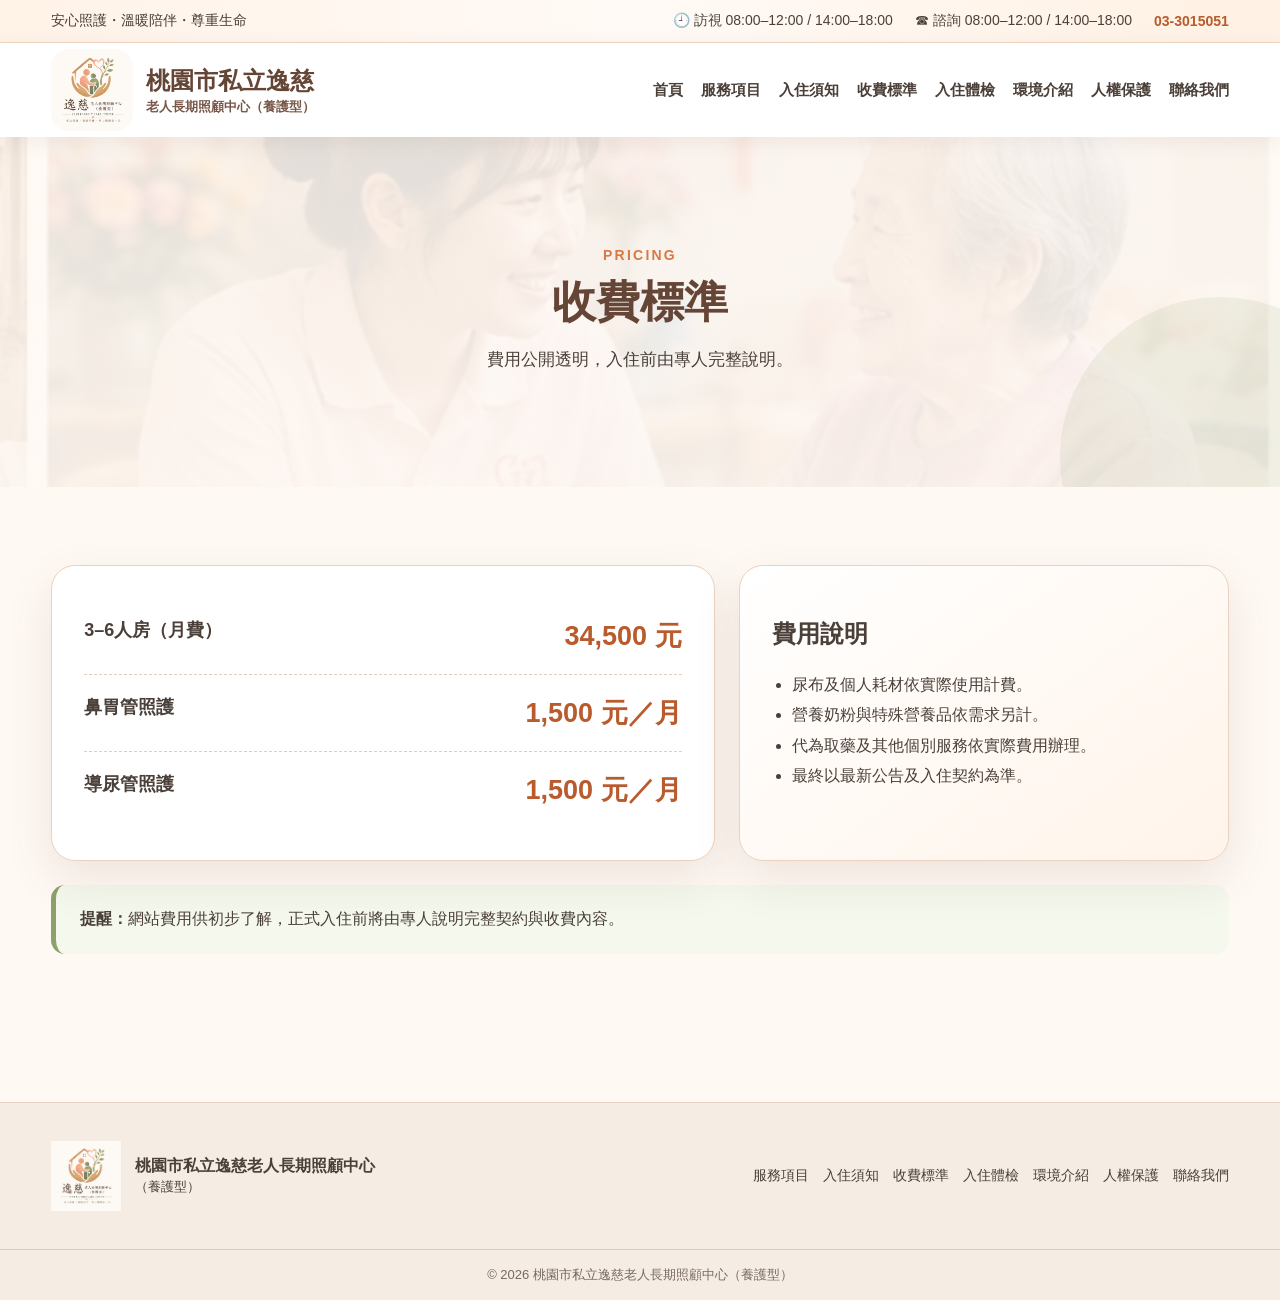
<file: pricing.html>
<!doctype html><html lang="zh-Hant"><head><meta charset="utf-8"><meta name="viewport" content="width=device-width,initial-scale=1"><meta name="description" content="逸慈老人長期照顧中心3至6人房月費、鼻胃管照護、導尿管照護及其他費用說明。"><link rel="icon" href="favicon.png"><title>收費標準｜逸慈老人長期照顧中心</title><link rel="stylesheet" href="assets/css/site.css"><meta name="google-site-verification" content="google0de005f5e0f966f5"><link rel="canonical" href="https://mapleflying1236-rgb.github.io/yici-website/pricing.html"><meta property="og:locale" content="zh_TW"><meta property="og:type" content="website"><meta property="og:title" content="收費標準｜逸慈老人長期照顧中心"><meta property="og:description" content="逸慈老人長期照顧中心3至6人房月費、鼻胃管照護、導尿管照護及其他費用說明。"><meta property="og:url" content="https://mapleflying1236-rgb.github.io/yici-website/pricing.html"><meta property="og:site_name" content="逸慈老人長期照顧中心"><meta property="og:image" content="https://mapleflying1236-rgb.github.io/yici-website/assets/images/hero-care.jpg"><meta name="twitter:card" content="summary_large_image"><meta name="twitter:title" content="收費標準｜逸慈老人長期照顧中心"><meta name="twitter:description" content="逸慈老人長期照顧中心3至6人房月費、鼻胃管照護、導尿管照護及其他費用說明。"><meta name="twitter:image" content="https://mapleflying1236-rgb.github.io/yici-website/assets/images/hero-care.jpg"><script type="application/ld+json">{"@context":"https://schema.org","@type":"NursingHome","name":"桃園市私立逸慈老人長期照顧中心（養護型）","alternateName":"逸慈老人長期照顧中心","url":"https://mapleflying1236-rgb.github.io/yici-website/","logo":"https://mapleflying1236-rgb.github.io/yici-website/assets/images/logo.png","image":"https://mapleflying1236-rgb.github.io/yici-website/assets/images/hero-care.jpg","telephone":"+886-3-301-5051","description":"提供24小時專業照護、護理服務、生活照顧、營養膳食與入住諮詢。","openingHoursSpecification":[{"@type":"OpeningHoursSpecification","dayOfWeek":["Monday","Tuesday","Wednesday","Thursday","Friday","Saturday","Sunday"],"opens":"08:00","closes":"12:00"},{"@type":"OpeningHoursSpecification","dayOfWeek":["Monday","Tuesday","Wednesday","Thursday","Friday","Saturday","Sunday"],"opens":"14:00","closes":"18:00"}]}</script></head><body><div class="topbar"><div class="container topbar-inner"><span>安心照護・溫暖陪伴・尊重生命</span><div class="topbar-items"><div>🕘 訪視 08:00–12:00 / 14:00–18:00</div><div>☎ 諮詢 08:00–12:00 / 14:00–18:00</div><div><strong>03-3015051</strong></div></div></div></div><header><div class="container nav"><a class="brand" href="index.html"><img src="assets/images/logo.png" alt="逸慈老人長期照顧中心 Logo"><div><h1>桃園市私立逸慈</h1><small>老人長期照顧中心（養護型）</small></div></a><button class="menu-toggle" aria-label="開啟選單" aria-expanded="false">☰</button><nav class="menu"><a href="index.html">首頁</a><a href="services.html">服務項目</a><a href="admission.html">入住須知</a><a href="pricing.html">收費標準</a><a href="health-check.html">入住體檢</a><a href="environment.html">環境介紹</a><a href="protection.html">人權保護</a><a href="contact.html">聯絡我們</a></nav></div></header><main><section class="page-hero"><div class="inner container"><div class="eyebrow">PRICING</div><h2>收費標準</h2><p>費用公開透明，入住前由專人完整說明。</p></div></section><section class="section"><div class="container"><div class="pricing-grid"><div class="price-card card"><div class="price-row"><span>3–6人房（月費）</span><strong>34,500 元</strong></div><div class="price-row"><span>鼻胃管照護</span><strong>1,500 元／月</strong></div><div class="price-row"><span>導尿管照護</span><strong>1,500 元／月</strong></div></div><aside class="side-card card"><h2>費用說明</h2><ul class="list"><li>尿布及個人耗材依實際使用計費。</li><li>營養奶粉與特殊營養品依需求另計。</li><li>代為取藥及其他個別服務依實際費用辦理。</li><li>最終以最新公告及入住契約為準。</li></ul></aside></div><div class="notice"><strong>提醒：</strong>網站費用供初步了解，正式入住前將由專人說明完整契約與收費內容。</div></div></section></main><footer><div class="container footer-main"><div class="footer-brand"><img src="assets/images/logo.png" alt="逸慈 Logo"><div><strong>桃園市私立逸慈老人長期照顧中心</strong><br><small>（養護型）</small></div></div><div class="footer-links"><a href="services.html">服務項目</a><a href="admission.html">入住須知</a><a href="pricing.html">收費標準</a><a href="health-check.html">入住體檢</a><a href="environment.html">環境介紹</a><a href="protection.html">人權保護</a><a href="contact.html">聯絡我們</a></div></div><div class="copyright">© 2026 桃園市私立逸慈老人長期照顧中心（養護型）</div></footer><a class="float-call" href="tel:033015051">☎ 立即來電</a><script src="assets/js/site.js"></script></body></html>
</file>
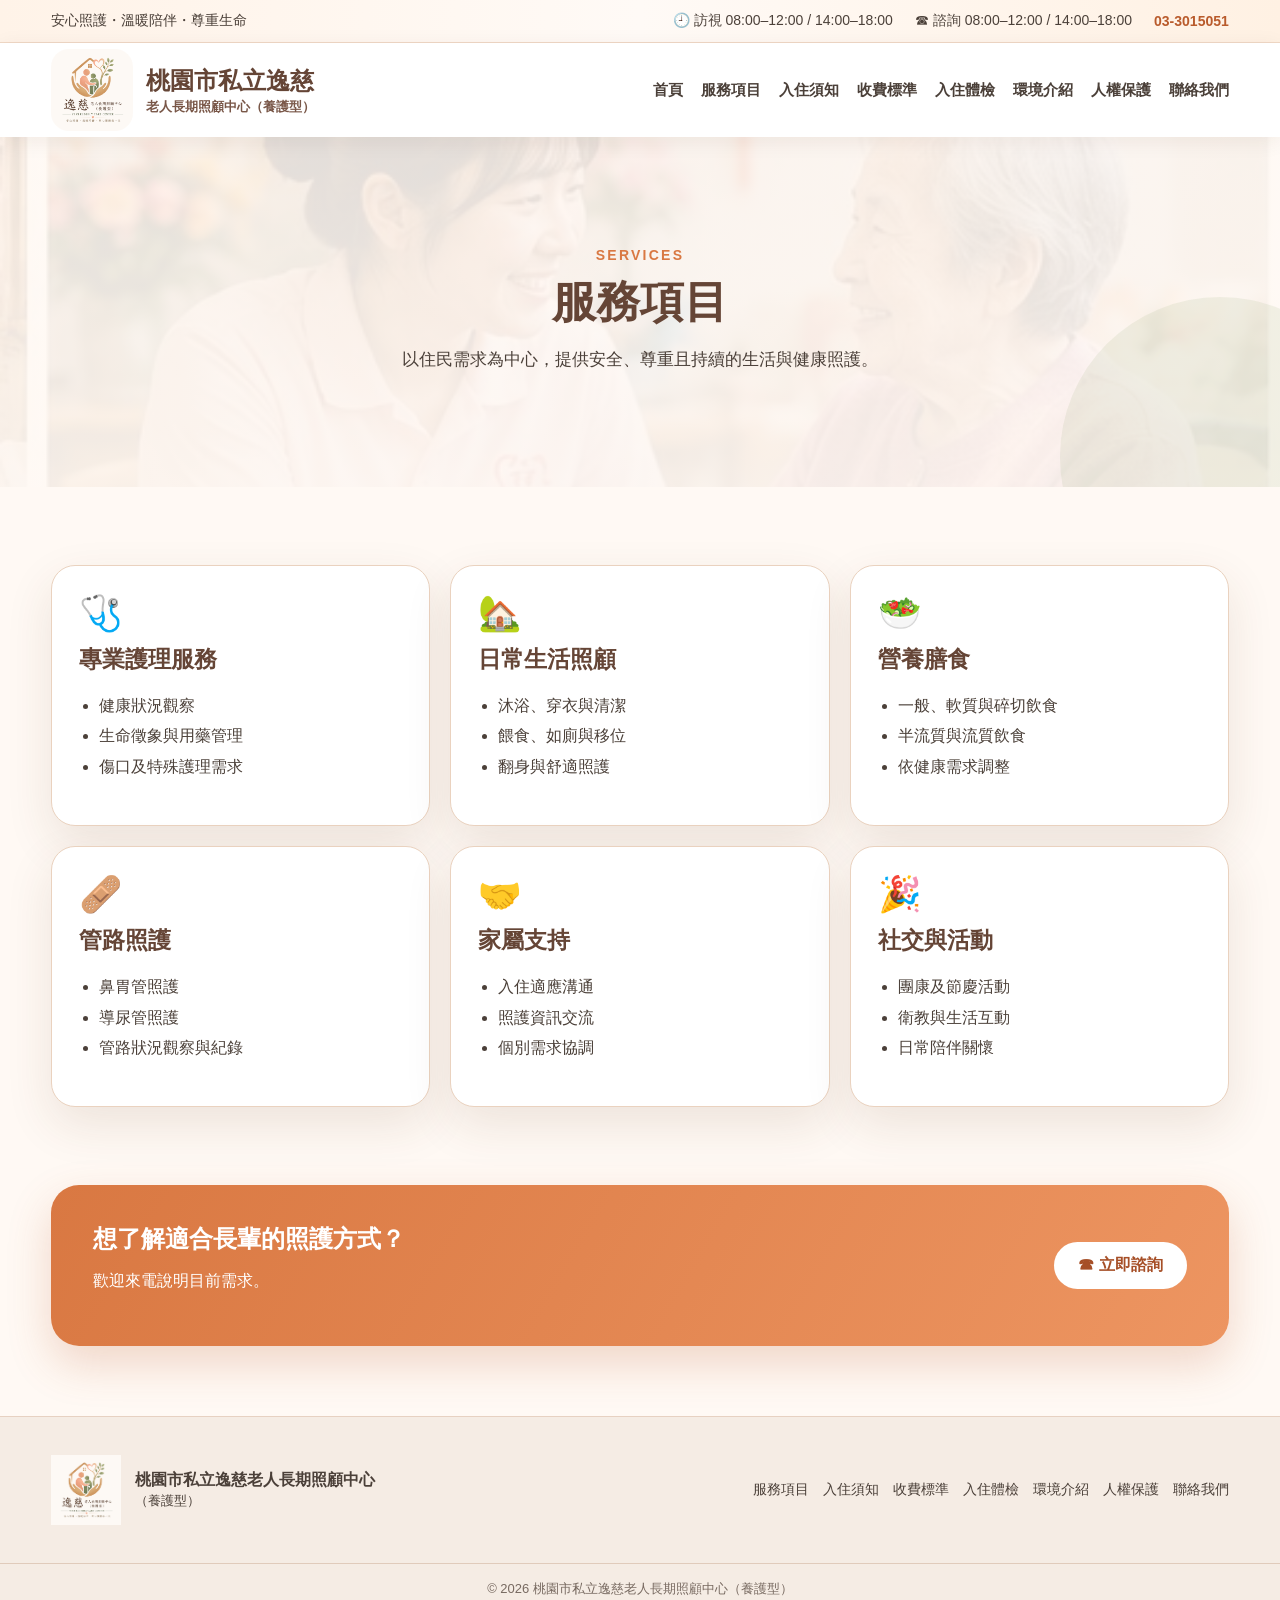
<file: services.html>
<!doctype html><html lang="zh-Hant"><head><meta charset="utf-8"><meta name="viewport" content="width=device-width,initial-scale=1"><meta name="description" content="了解逸慈老人長期照顧中心的專業護理、生活照顧、營養膳食、管路照護、活動安排與家屬支持服務。"><link rel="icon" href="favicon.png"><title>服務項目｜逸慈老人長期照顧中心</title><link rel="stylesheet" href="assets/css/site.css"><meta name="google-site-verification" content="google0de005f5e0f966f5"><link rel="canonical" href="https://mapleflying1236-rgb.github.io/yici-website/services.html"><meta property="og:locale" content="zh_TW"><meta property="og:type" content="website"><meta property="og:title" content="服務項目｜逸慈老人長期照顧中心"><meta property="og:description" content="了解逸慈老人長期照顧中心的專業護理、生活照顧、營養膳食、管路照護、活動安排與家屬支持服務。"><meta property="og:url" content="https://mapleflying1236-rgb.github.io/yici-website/services.html"><meta property="og:site_name" content="逸慈老人長期照顧中心"><meta property="og:image" content="https://mapleflying1236-rgb.github.io/yici-website/assets/images/hero-care.jpg"><meta name="twitter:card" content="summary_large_image"><meta name="twitter:title" content="服務項目｜逸慈老人長期照顧中心"><meta name="twitter:description" content="了解逸慈老人長期照顧中心的專業護理、生活照顧、營養膳食、管路照護、活動安排與家屬支持服務。"><meta name="twitter:image" content="https://mapleflying1236-rgb.github.io/yici-website/assets/images/hero-care.jpg"><script type="application/ld+json">{"@context":"https://schema.org","@type":"NursingHome","name":"桃園市私立逸慈老人長期照顧中心（養護型）","alternateName":"逸慈老人長期照顧中心","url":"https://mapleflying1236-rgb.github.io/yici-website/","logo":"https://mapleflying1236-rgb.github.io/yici-website/assets/images/logo.png","image":"https://mapleflying1236-rgb.github.io/yici-website/assets/images/hero-care.jpg","telephone":"+886-3-301-5051","description":"提供24小時專業照護、護理服務、生活照顧、營養膳食與入住諮詢。","openingHoursSpecification":[{"@type":"OpeningHoursSpecification","dayOfWeek":["Monday","Tuesday","Wednesday","Thursday","Friday","Saturday","Sunday"],"opens":"08:00","closes":"12:00"},{"@type":"OpeningHoursSpecification","dayOfWeek":["Monday","Tuesday","Wednesday","Thursday","Friday","Saturday","Sunday"],"opens":"14:00","closes":"18:00"}]}</script></head><body><div class="topbar"><div class="container topbar-inner"><span>安心照護・溫暖陪伴・尊重生命</span><div class="topbar-items"><div>🕘 訪視 08:00–12:00 / 14:00–18:00</div><div>☎ 諮詢 08:00–12:00 / 14:00–18:00</div><div><strong>03-3015051</strong></div></div></div></div><header><div class="container nav"><a class="brand" href="index.html"><img src="assets/images/logo.png" alt="逸慈老人長期照顧中心 Logo"><div><h1>桃園市私立逸慈</h1><small>老人長期照顧中心（養護型）</small></div></a><button class="menu-toggle" aria-label="開啟選單" aria-expanded="false">☰</button><nav class="menu"><a href="index.html">首頁</a><a href="services.html">服務項目</a><a href="admission.html">入住須知</a><a href="pricing.html">收費標準</a><a href="health-check.html">入住體檢</a><a href="environment.html">環境介紹</a><a href="protection.html">人權保護</a><a href="contact.html">聯絡我們</a></nav></div></header><main><section class="page-hero"><div class="inner container"><div class="eyebrow">SERVICES</div><h2>服務項目</h2><p>以住民需求為中心，提供安全、尊重且持續的生活與健康照護。</p></div></section><section class="section"><div class="container"><div class="services"><article class="service card"><div class="icon">🩺</div><h3>專業護理服務</h3><ul class="list"><li>健康狀況觀察</li><li>生命徵象與用藥管理</li><li>傷口及特殊護理需求</li></ul></article><article class="service card"><div class="icon">🏡</div><h3>日常生活照顧</h3><ul class="list"><li>沐浴、穿衣與清潔</li><li>餵食、如廁與移位</li><li>翻身與舒適照護</li></ul></article><article class="service card"><div class="icon">🥗</div><h3>營養膳食</h3><ul class="list"><li>一般、軟質與碎切飲食</li><li>半流質與流質飲食</li><li>依健康需求調整</li></ul></article><article class="service card"><div class="icon">🩹</div><h3>管路照護</h3><ul class="list"><li>鼻胃管照護</li><li>導尿管照護</li><li>管路狀況觀察與紀錄</li></ul></article><article class="service card"><div class="icon">🤝</div><h3>家屬支持</h3><ul class="list"><li>入住適應溝通</li><li>照護資訊交流</li><li>個別需求協調</li></ul></article><article class="service card"><div class="icon">🎉</div><h3>社交與活動</h3><ul class="list"><li>團康及節慶活動</li><li>衛教與生活互動</li><li>日常陪伴關懷</li></ul></article></div></div></section><section class="container"><div class="cta"><div><h2>想了解適合長輩的照護方式？</h2><p>歡迎來電說明目前需求。</p></div><a class="btn" href="tel:033015051">☎ 立即諮詢</a></div></section></main><footer><div class="container footer-main"><div class="footer-brand"><img src="assets/images/logo.png" alt="逸慈 Logo"><div><strong>桃園市私立逸慈老人長期照顧中心</strong><br><small>（養護型）</small></div></div><div class="footer-links"><a href="services.html">服務項目</a><a href="admission.html">入住須知</a><a href="pricing.html">收費標準</a><a href="health-check.html">入住體檢</a><a href="environment.html">環境介紹</a><a href="protection.html">人權保護</a><a href="contact.html">聯絡我們</a></div></div><div class="copyright">© 2026 桃園市私立逸慈老人長期照顧中心（養護型）</div></footer><a class="float-call" href="tel:033015051">☎ 立即來電</a><script src="assets/js/site.js"></script></body></html>
</file>
<file: assets/css/site.css>
:root{--orange:#d97842;--orange2:#ed9561;--brown:#654536;--text:#4b4039;--cream:#fff9f4;--soft:#f7eee6;--sage:#8ea06c;--line:#ead2bf;--white:#fff;--shadow:0 18px 48px rgba(91,55,31,.11);--radius:24px}
*{box-sizing:border-box}html{scroll-behavior:smooth}body{margin:0;font-family:"Noto Sans TC","Microsoft JhengHei",sans-serif;color:var(--text);background:var(--cream)}a{text-decoration:none;color:inherit}img{max-width:100%;display:block}.container{width:min(1180px,92%);margin:auto}
.topbar{background:linear-gradient(90deg,#fff3e8,#fffaf6,#fff1e3);border-bottom:1px solid #f0d9c6}.topbar-inner{min-height:42px;display:flex;align-items:center;justify-content:space-between;gap:20px;font-size:14px}.topbar-items{display:flex;gap:22px;align-items:center}.topbar strong{color:#b95b2c}
header{position:sticky;top:0;z-index:50;background:rgba(255,255,255,.97);backdrop-filter:blur(12px);box-shadow:0 4px 20px rgba(70,40,22,.07)}.nav{min-height:94px;display:flex;align-items:center;justify-content:space-between;gap:20px}.brand{display:flex;align-items:center;gap:13px}.brand img{width:82px;height:82px;object-fit:contain;border-radius:18px}.brand h1{margin:0;font:700 24px "Noto Serif TC","DFKai-SB","KaiTi",serif;color:var(--brown)}.brand small{font-weight:700;color:#795748}.menu{display:flex;align-items:center;gap:18px;font-size:15px;font-weight:700}.menu a{padding:37px 0;position:relative}.menu a:after{content:"";position:absolute;left:50%;right:50%;bottom:24px;height:2px;background:var(--orange);transition:.25s}.menu a:hover:after,.menu a.active:after{left:0;right:0}.menu-toggle{display:none;border:0;background:#fff4ea;color:var(--brown);font-size:25px;border-radius:12px;padding:8px 12px}
.hero{overflow:hidden;background:linear-gradient(90deg,#fffaf6 0 43%,#f3e0d1 43%)}.hero-grid{display:grid;grid-template-columns:43% 57%;min-height:560px}.hero-copy{padding:68px 5vw 60px max(4vw,calc((100vw - 1180px)/2));display:flex;flex-direction:column;justify-content:center;background:radial-gradient(circle at 12% 12%,rgba(217,120,66,.14),transparent 30%)}.eyebrow{color:var(--orange);font-weight:900;letter-spacing:.16em;font-size:14px}.hero h2{margin:12px 0;font:700 43px/1.42 "Noto Serif TC","DFKai-SB","KaiTi",serif;color:var(--brown)}.hero h2 span{display:block;color:var(--orange);font-size:52px}.hero p{font-size:17px;line-height:1.9;max-width:600px}.actions{display:flex;gap:12px;flex-wrap:wrap;margin-top:12px}.btn{display:inline-flex;align-items:center;justify-content:center;padding:13px 24px;border-radius:999px;background:linear-gradient(135deg,var(--orange),var(--orange2));color:#fff;font-weight:900;box-shadow:0 10px 25px rgba(217,120,66,.24)}.btn.secondary{background:#fff;color:#a64f27;border:1px solid #dda477;box-shadow:none}.hero-photo{min-height:560px;background:url('../images/hero-care.jpg') center/cover no-repeat;position:relative}.hero-photo:before{content:"";position:absolute;inset:0;background:linear-gradient(90deg,#fffaf6 0,rgba(255,250,246,.10) 25%,transparent 55%)}
.quick{padding:28px 0 42px;background:#fff}.quick-grid{display:grid;grid-template-columns:repeat(4,1fr);gap:18px}.card{background:#fff;border:1px solid var(--line);border-radius:var(--radius);box-shadow:var(--shadow)}.quick-card{min-height:165px;padding:22px;display:flex;gap:15px;background:linear-gradient(145deg,#fff,#fff5ea)}.quick-card:nth-child(2){background:linear-gradient(145deg,#fff,#f4f7e9)}.quick-card:nth-child(4){background:linear-gradient(145deg,#fff,#fff0ed)}.qicon{font-size:34px}.quick-card h3{margin:0 0 7px;font:700 21px "Noto Serif TC","DFKai-SB","KaiTi",serif;color:var(--brown)}.quick-card p{margin:4px 0;line-height:1.55}.big{font-size:25px;color:#c55345;font-weight:900}
.section{padding:78px 0}.section.alt{background:#fff7f0}.title{text-align:center;margin-bottom:38px}.title h2{margin:8px;font:700 35px "Noto Serif TC","DFKai-SB","KaiTi",serif;color:var(--brown)}.title p{max-width:760px;margin:0 auto;line-height:1.8;color:#75675f}.about-grid,.split{display:grid;grid-template-columns:1fr 1fr;align-items:stretch}.about-img{min-height:420px;background:url('../images/hands-care.jpg') center/cover;border-radius:24px 0 0 24px}.about-copy{padding:44px;background:#fff;border-radius:0 24px 24px 0;box-shadow:var(--shadow)}.about-copy h2{font:700 34px "Noto Serif TC","DFKai-SB","KaiTi",serif;color:var(--brown);margin-top:0}.about-copy p{line-height:2}.badges{display:flex;gap:9px;flex-wrap:wrap}.badge{background:#fff1e5;color:#9b4e27;padding:8px 13px;border-radius:999px;font-weight:800}
.services{display:grid;grid-template-columns:repeat(3,1fr);gap:20px}.service{padding:27px;transition:.25s}.service:hover{transform:translateY(-5px)}.service .icon{font-size:35px}.service h3{font:700 23px "Noto Serif TC","DFKai-SB","KaiTi",serif;color:var(--brown);margin:10px 0}.service p{line-height:1.8;color:#6f625b}.list{padding-left:20px;line-height:1.9}
.page-hero{min-height:350px;display:grid;place-items:center;text-align:center;background:linear-gradient(rgba(255,249,244,.89),rgba(255,249,244,.94)),url('../images/hero-care.jpg') center/cover;position:relative;overflow:hidden}.page-hero:after{content:"";position:absolute;width:320px;height:320px;border-radius:50%;right:-100px;bottom:-130px;background:rgba(142,160,108,.12)}.page-hero .inner{position:relative;z-index:1}.page-hero h2{margin:10px 0 12px;font:700 44px "Noto Serif TC","DFKai-SB","KaiTi",serif;color:var(--brown)}.page-hero p{max-width:720px;margin:auto;line-height:1.9;font-size:17px}
.flow{display:grid;grid-template-columns:repeat(6,1fr);gap:12px}.step{padding:20px 12px;text-align:center;position:relative}.step:not(:last-child):after{content:'›';position:absolute;right:-13px;top:41%;color:var(--orange);font-size:30px}.step span{width:48px;height:48px;border-radius:50%;display:grid;place-items:center;margin:auto;background:var(--orange);color:#fff;font-weight:900}.step h3{color:var(--brown);margin:10px 0}.step p{font-size:14px;line-height:1.6}
.pricing-grid{display:grid;grid-template-columns:1.15fr .85fr;gap:24px}.price-card,.side-card{padding:32px}.price-row{display:flex;justify-content:space-between;gap:24px;padding:20px 0;border-bottom:1px dashed #e5cdbb}.price-row:last-child{border:0}.price-row span{font-weight:800;font-size:18px}.price-row strong{font-size:27px;color:#b95b2c}.side-card{background:linear-gradient(145deg,#fff,#fff4ea)}
.health-grid,.env-grid{display:grid;grid-template-columns:repeat(3,1fr);gap:20px}.health-card,.env-card{padding:26px}.health-card h3,.env-card h3{font:700 23px "Noto Serif TC","DFKai-SB","KaiTi",serif;color:var(--brown);margin:10px 0}.health-card ul{padding-left:20px;line-height:1.9}.env-photo{height:250px;border-radius:18px;background-size:cover;background-position:center}.env-card p{line-height:1.8}.notice{margin-top:24px;padding:20px 24px;border-left:5px solid var(--sage);background:#f4f8ed;border-radius:14px;line-height:1.8}.hours{display:grid;grid-template-columns:1fr 1fr;gap:20px}.hours-card{text-align:center;padding:32px;background:linear-gradient(145deg,#fff,#fff2e8)}.time{font-size:28px;color:var(--orange);font-weight:900;line-height:1.7}.contact-grid{display:grid;grid-template-columns:.9fr 1.1fr;gap:24px}.contact-card{padding:34px}.contact-card h3{font:700 27px "Noto Serif TC","DFKai-SB","KaiTi",serif;color:var(--brown)}.contact-list{display:grid;gap:15px}.contact-item{padding:16px;background:#fff6ee;border-radius:15px;line-height:1.6}.form-placeholder{padding:30px;background:linear-gradient(145deg,#fff,#f6f8ee)}.form-placeholder label{font-weight:800;display:block;margin:12px 0 6px}.form-placeholder input,.form-placeholder textarea{width:100%;padding:13px;border:1px solid #ddc7b7;border-radius:12px;background:#fff;font:inherit}.form-placeholder textarea{min-height:120px}.form-note{font-size:13px;color:#74665d;line-height:1.7}
.faq{max-width:900px;margin:auto}.faq details{padding:18px 22px;margin-bottom:12px}.faq summary{cursor:pointer;font-weight:900;color:var(--brown)}.faq p{line-height:1.8}.cta{padding:38px 42px;display:flex;justify-content:space-between;align-items:center;gap:24px;color:#fff;background:linear-gradient(120deg,var(--orange),var(--orange2));border-radius:28px;box-shadow:0 18px 44px rgba(185,91,44,.22)}.cta h2{font-family:"Noto Serif TC","DFKai-SB","KaiTi",serif;margin:0 0 8px}.cta .btn{background:#fff;color:#a64f27;box-shadow:none}
footer{margin-top:70px;background:#f5ece4;border-top:1px solid #e7d1c1}.footer-main{padding:38px 0;display:flex;align-items:center;justify-content:space-between;gap:30px}.footer-brand{display:flex;align-items:center;gap:14px}.footer-brand img{width:70px;height:70px;object-fit:contain}.footer-links{display:flex;flex-wrap:wrap;gap:14px;font-size:14px}.copyright{border-top:1px solid #e0cbbb;text-align:center;padding:16px 0;font-size:13px;color:#786a61}.float-call{display:none}
@media(max-width:1050px){.menu{display:none}.menu-toggle{display:block}.menu.open{display:flex;position:absolute;left:0;right:0;top:94px;background:#fff;flex-direction:column;align-items:stretch;padding:10px 5%;box-shadow:0 14px 24px rgba(0,0,0,.1)}.menu.open a{padding:13px 0}.hero-grid{grid-template-columns:1fr}.hero-photo{min-height:430px;order:1}.hero-copy{order:2;padding:48px 6%}.quick-grid,.services,.health-grid,.env-grid{grid-template-columns:repeat(2,1fr)}.about-grid,.split,.pricing-grid,.contact-grid{grid-template-columns:1fr}.about-img{border-radius:24px 24px 0 0}.about-copy{border-radius:0 0 24px 24px}.flow{grid-template-columns:repeat(3,1fr)}.step:after{display:none}}
@media(max-width:650px){.topbar-inner{justify-content:center}.topbar-inner>span{display:none}.topbar-items{font-size:12px;gap:8px}.topbar-items div:nth-child(2){display:none}.nav{min-height:76px}.brand img{width:59px;height:59px}.brand h1{font-size:17px}.brand small{font-size:11px}.menu.open{top:76px}.hero-photo{min-height:330px}.hero h2{font-size:32px}.hero h2 span{font-size:39px}.quick-grid,.services,.health-grid,.env-grid,.hours,.flow{grid-template-columns:1fr}.section{padding:55px 0}.page-hero{min-height:290px}.page-hero h2{font-size:34px}.price-row{flex-direction:column;gap:7px}.cta,.footer-main{flex-direction:column;align-items:flex-start}.float-call{display:block;position:fixed;right:16px;bottom:16px;z-index:80;background:var(--orange);color:#fff;padding:13px 18px;border-radius:999px;font-weight:900;box-shadow:0 10px 25px rgba(0,0,0,.22)}}

/* Human rights and resident protection page */
.protection-hero{min-height:430px;display:grid;place-items:center;text-align:center;position:relative;overflow:hidden;background:linear-gradient(135deg,rgba(8,45,112,.94),rgba(20,84,156,.90)),url('../images/hands-care.jpg') center/cover no-repeat;color:#fff}
.protection-hero:before{content:"";position:absolute;inset:0;background:radial-gradient(circle at 20% 20%,rgba(255,255,255,.15),transparent 34%),radial-gradient(circle at 82% 78%,rgba(112,206,167,.18),transparent 32%)}
.protection-hero .inner{position:relative;z-index:1;max-width:850px;padding:60px 0}
.protection-hero .eyebrow{color:#ffd9a7}.protection-hero h2{font:800 clamp(36px,6vw,58px) "Noto Serif TC","DFKai-SB","KaiTi",serif;margin:12px 0 18px;letter-spacing:.05em}.protection-hero p{font-size:18px;line-height:1.9;margin:0 auto 28px;max-width:760px}
.hero-badges{display:flex;justify-content:center;gap:12px;flex-wrap:wrap}.hero-badges span{border:1px solid rgba(255,255,255,.55);background:rgba(255,255,255,.12);padding:9px 16px;border-radius:999px;font-weight:800;backdrop-filter:blur(8px)}
.promise-grid{display:grid;grid-template-columns:repeat(4,1fr);gap:18px}.promise-card{padding:26px;border-radius:22px;background:#fff;border:1px solid #d8e3f3;box-shadow:0 14px 40px rgba(15,57,110,.09);text-align:center}.promise-card .picon{font-size:34px}.promise-card h3{color:#123f86;margin:10px 0 8px}.promise-card p{line-height:1.75;color:#605f63;margin:0}
.zero-tolerance{background:linear-gradient(125deg,#0c3274,#124d9c);color:#fff;border-radius:28px;padding:38px 42px;display:grid;grid-template-columns:auto 1fr;gap:26px;align-items:center;box-shadow:0 18px 50px rgba(10,45,102,.22)}.zero-tolerance .shield{font-size:68px}.zero-tolerance h2{margin:0 0 10px;font-family:"Noto Serif TC","DFKai-SB","KaiTi",serif}.zero-tolerance p{margin:0;line-height:1.9}
.contact-grid{display:grid;grid-template-columns:repeat(5,1fr);gap:14px}.contact-tile{background:#fff;border:1px solid #d4e1f3;border-radius:20px;padding:22px;text-align:center;box-shadow:0 10px 28px rgba(14,58,110,.07)}.contact-tile .cicon{font-size:34px}.contact-tile h3{margin:8px 0 5px;color:#123f86}.contact-tile a,.contact-tile strong{color:#c93d34;font-weight:900;word-break:break-word}.contact-tile small{display:block;color:#666;line-height:1.5}
.timeline-protect{display:grid;grid-template-columns:repeat(7,1fr);gap:14px;align-items:stretch}.timeline-protect .tstep{position:relative;background:#fff;border:1px solid #cbdcf2;border-radius:20px;padding:22px 12px;text-align:center}.timeline-protect .tstep:not(:last-child):after{content:"→";position:absolute;right:-17px;top:43%;font-size:28px;color:#184e9f;font-weight:900;z-index:2}.timeline-protect .num{width:42px;height:42px;margin:0 auto 10px;border-radius:50%;display:grid;place-items:center;background:#1654aa;color:#fff;font-weight:900}.timeline-protect h3{font-size:17px;color:#123f86;margin:6px 0}.timeline-protect p{font-size:13px;line-height:1.55;color:#666;margin:0}
.flow-toolbar{display:flex;justify-content:center;gap:10px;flex-wrap:wrap;margin-bottom:26px}.flow-tab{border:1px solid #b9cee9;background:#fff;color:#144a94;padding:11px 18px;border-radius:999px;font-weight:900;cursor:pointer}.flow-tab.active{background:#144a94;color:#fff;box-shadow:0 8px 20px rgba(20,74,148,.22)}
.flow-panel{display:none}.flow-panel.active{display:block}.flow-gallery{display:grid;grid-template-columns:1fr;gap:22px}.flow-card{background:#fff;border:1px solid #d5e1f1;border-radius:24px;padding:18px;box-shadow:0 15px 42px rgba(21,68,130,.09)}.flow-card img{width:100%;height:auto;border-radius:14px;cursor:zoom-in}.flow-card h3{color:#123f86;margin:4px 0 13px}.flow-actions{display:flex;gap:10px;flex-wrap:wrap;margin-top:14px}.flow-actions a{padding:10px 16px;border-radius:999px;background:#eef4fc;color:#144a94;font-weight:900;border:1px solid #c7d7eb}
.download-grid{display:grid;grid-template-columns:repeat(3,1fr);gap:18px}.download-box{background:#fff;border:1px solid #d4e1f3;border-radius:22px;padding:25px;box-shadow:0 12px 34px rgba(13,56,105,.07)}.download-box h3{color:#123f86}.download-box p{line-height:1.7;color:#666}.download-box .lang{display:inline-block;background:#edf4fb;color:#174c95;padding:6px 10px;border-radius:999px;font-size:13px;font-weight:900}.download-box .btn{margin-top:8px;background:#144a94;color:#fff}
.legal-grid{display:grid;grid-template-columns:repeat(4,1fr);gap:15px}.legal-card{background:#f7faff;border:1px solid #d6e3f3;border-radius:18px;padding:20px;text-align:center;color:#123f86;font-weight:900}
.protection-faq{max-width:900px;margin:auto}.protection-faq details{background:#fff;border:1px solid #d5e2f2;border-radius:16px;padding:18px 22px;margin-bottom:12px}.protection-faq summary{cursor:pointer;color:#123f86;font-weight:900}.protection-faq p{line-height:1.8;color:#626266}
.lightbox{position:fixed;inset:0;background:rgba(0,0,0,.9);z-index:1000;display:none;align-items:center;justify-content:center;padding:24px}.lightbox.open{display:flex}.lightbox img{max-width:96vw;max-height:92vh;object-fit:contain}.lightbox-close{position:fixed;right:22px;top:18px;color:#fff;background:transparent;border:0;font-size:42px;cursor:pointer}.lightbox-hint{position:fixed;left:50%;bottom:12px;transform:translateX(-50%);color:#fff;font-size:13px;background:rgba(0,0,0,.45);padding:6px 12px;border-radius:999px}
@media(max-width:1050px){.promise-grid{grid-template-columns:repeat(2,1fr)}.contact-grid{grid-template-columns:repeat(2,1fr)}.timeline-protect{grid-template-columns:repeat(2,1fr)}.timeline-protect .tstep:after{display:none}.legal-grid{grid-template-columns:repeat(2,1fr)}}
@media(max-width:650px){.promise-grid,.contact-grid,.timeline-protect,.download-grid,.legal-grid{grid-template-columns:1fr}.zero-tolerance{grid-template-columns:1fr;text-align:center;padding:30px 24px}.protection-hero{min-height:380px}.protection-hero p{font-size:16px}.flow-card{padding:10px}}
</file>
